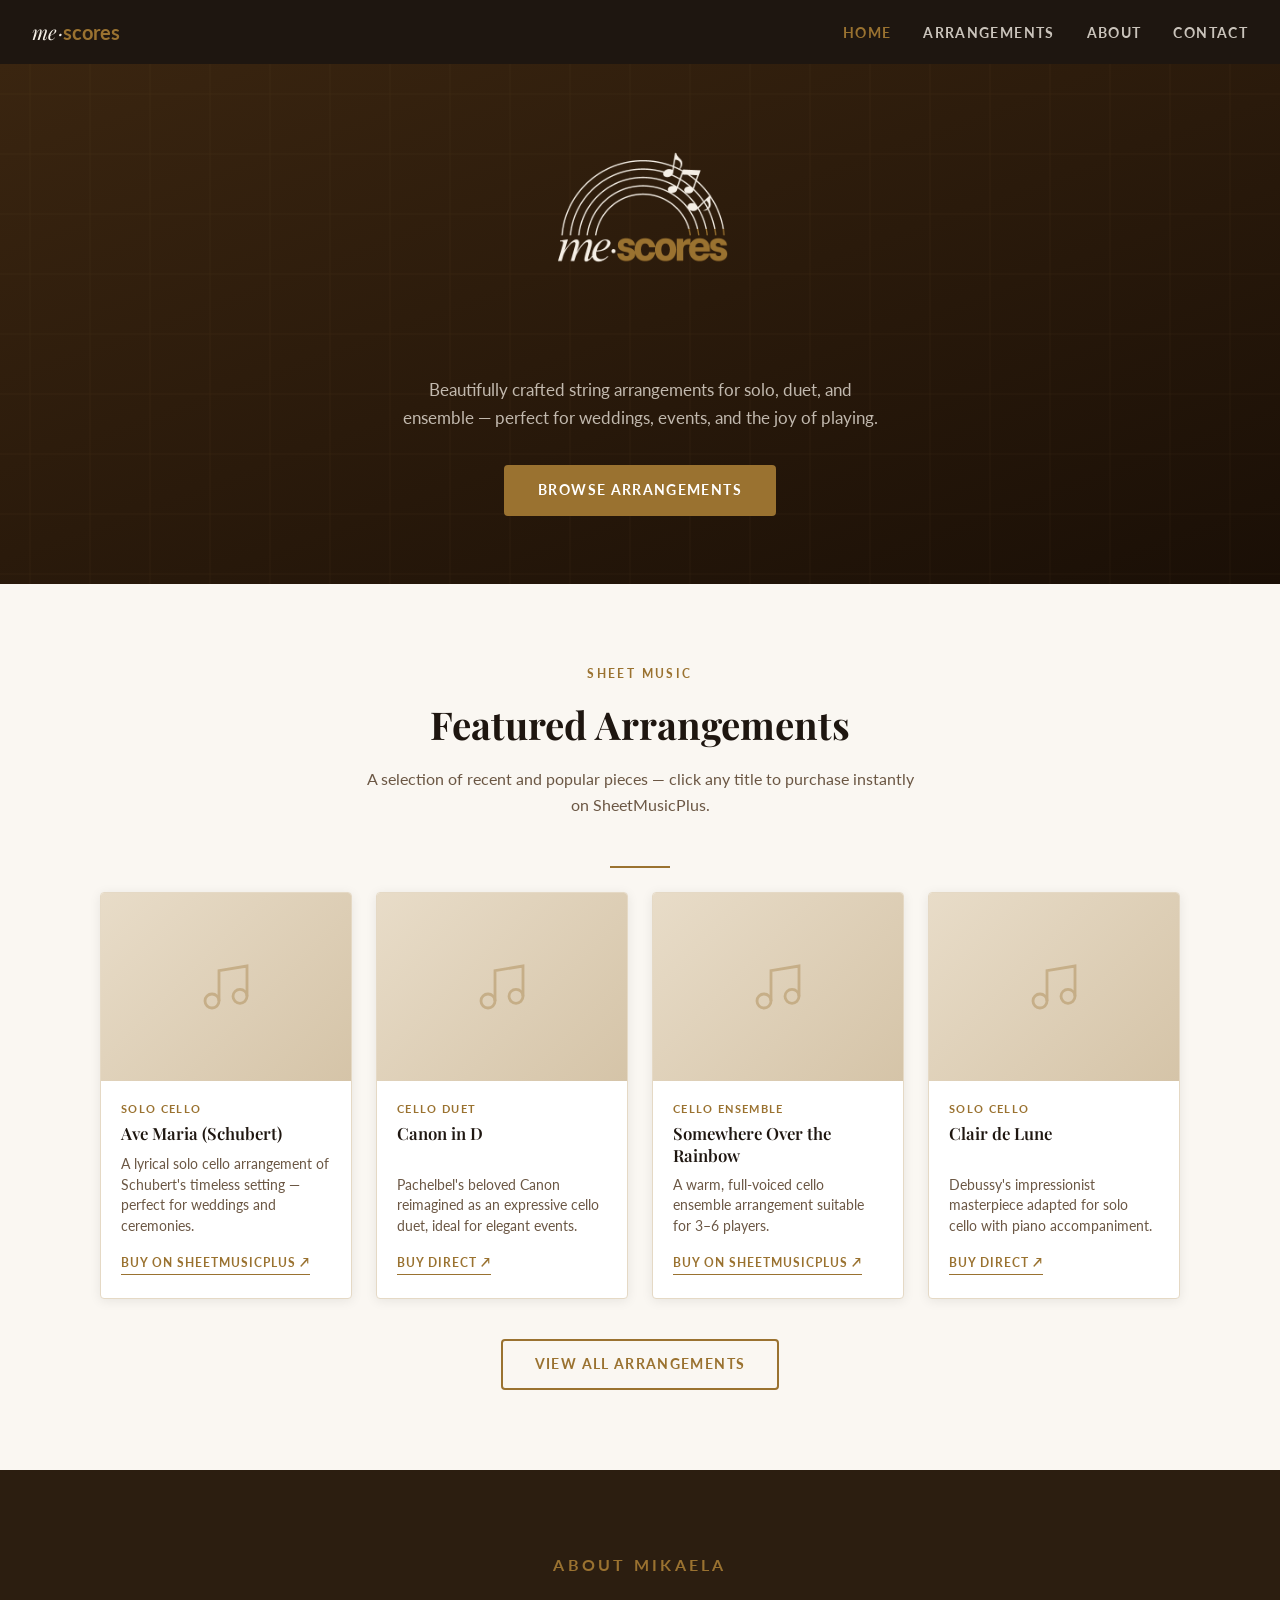
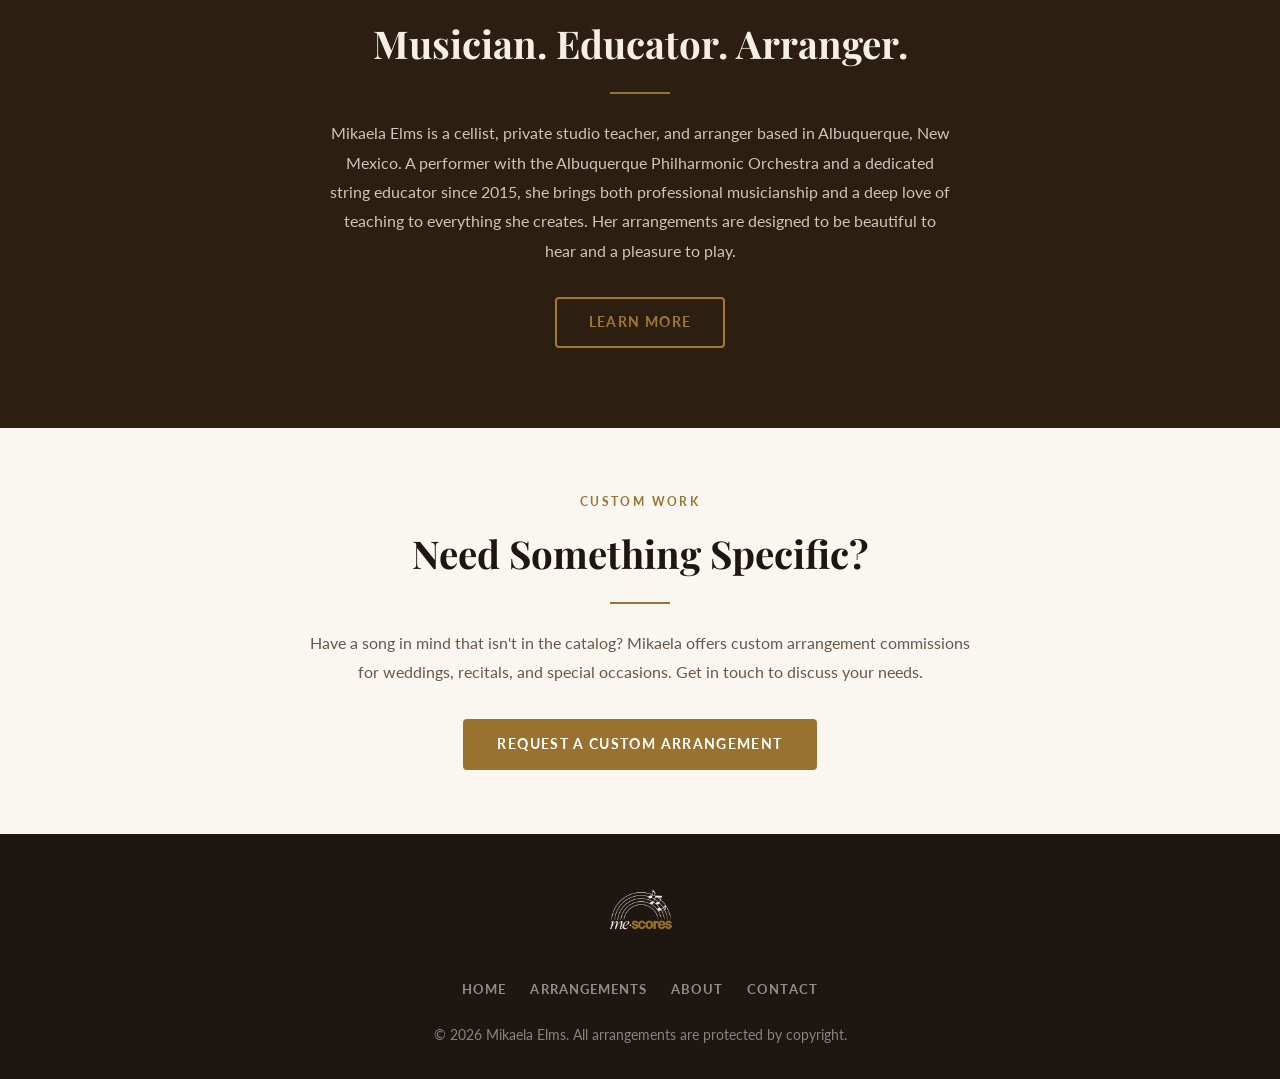
<file: index.html>
<!DOCTYPE html>
<html lang="en">
<head>
  <meta charset="UTF-8" />
  <meta name="viewport" content="width=device-width, initial-scale=1.0" />
  <title>Mikaela Elms — Cello Arrangements</title>
  <meta name="description" content="Original and licensed string arrangements by cellist and educator Mikaela Elms, based in Albuquerque, New Mexico." />
  <link rel="stylesheet" href="styles.css" />
</head>
<body>

<!-- ── Navigation ──────────────────────────────────────────── -->
<nav class="site-nav">
  <a href="index.html" class="logo"><em>me</em>·<span>scores</span></a>
  <button class="nav-toggle" aria-label="Toggle menu" onclick="this.closest('nav').querySelector('.nav-links').classList.toggle('open')">
    <span></span><span></span><span></span>
  </button>
  <ul class="nav-links">
    <li><a href="index.html" class="active">Home</a></li>
    <li><a href="arrangements.html">Arrangements</a></li>
    <li><a href="about.html">About</a></li>
    <li><a href="contact.html">Contact</a></li>
  </ul>
</nav>

<!-- ── Hero ────────────────────────────────────────────────── -->
<section class="hero">
  <div class="hero-bg"></div>
  <div class="hero-content">
    <img src="logo-transparent.png" alt="me·scores" class="hero-logo">
    <p class="hero-sub">Beautifully crafted string arrangements for solo, duet, and ensemble — perfect for weddings, events, and the joy of playing.</p>
    <a href="arrangements.html" class="btn btn-gold">Browse Arrangements</a>
  </div>
</section>

<!-- ── Featured Arrangements ───────────────────────────────── -->
<section class="section">
  <div class="section-inner">
    <p class="section-label">Sheet Music</p>
    <h2 class="section-title">Featured Arrangements</h2>
    <p class="section-sub">A selection of recent and popular pieces — click any title to purchase instantly on SheetMusicPlus.</p>
    <div class="divider"></div>

    <div class="card-grid" id="featured-grid">
      <!-- Populated by JS -->
    </div>

    <div style="text-align:center; margin-top:2.5rem;">
      <a href="arrangements.html" class="btn btn-outline">View All Arrangements</a>
    </div>
  </div>
</section>

<!-- ── About strip ─────────────────────────────────────────── -->
<section class="about-strip">
  <p class="section-label">About Mikaela</p>
  <h2 class="section-title" style="color:#F5EFE6;">Musician. Educator. Arranger.</h2>
  <div class="divider"></div>
  <p>
    Mikaela Elms is a cellist, private studio teacher, and arranger based in Albuquerque, New Mexico.
    A performer with the Albuquerque Philharmonic Orchestra and a dedicated string educator since 2015,
    she brings both professional musicianship and a deep love of teaching to everything she creates.
    Her arrangements are designed to be beautiful to hear and a pleasure to play.
  </p>
  <a href="about.html" class="btn btn-outline" style="border-color:#A07830;color:#A07830;">Learn More</a>
</section>

<!-- ── Custom Arrangements callout ─────────────────────────── -->
<section class="section" style="background:#FAF7F2; padding: 4rem 2rem;">
  <div class="section-inner" style="max-width:680px; text-align:center;">
    <p class="section-label">Custom Work</p>
    <h2 class="section-title">Need Something Specific?</h2>
    <div class="divider"></div>
    <p style="color:var(--text-mid); font-size:1.02rem; margin-bottom:2rem; line-height:1.8;">
      Have a song in mind that isn't in the catalog? Mikaela offers custom arrangement commissions
      for weddings, recitals, and special occasions. Get in touch to discuss your needs.
    </p>
    <a href="contact.html" class="btn btn-gold">Request a Custom Arrangement</a>
  </div>
</section>

<!-- ── Footer ──────────────────────────────────────────────── -->
<footer class="site-footer">
  <img src="logo-transparent.png" alt="me·scores" class="footer-logo-img">
  <div class="footer-links">
    <a href="index.html">Home</a>
    <a href="arrangements.html">Arrangements</a>
    <a href="about.html">About</a>
    <a href="contact.html">Contact</a>
  </div>
  <p class="copyright">&copy; <span id="year"></span> Mikaela Elms. All arrangements are protected by copyright.</p>
</footer>

<!-- ── Scripts ─────────────────────────────────────────────── -->
<script src="arrangements-data.js"></script>
<script>
  document.getElementById('year').textContent = new Date().getFullYear();

  /* Music note SVG placeholder */
  const noteSVG = `<svg width="56" height="56" viewBox="0 0 24 24" fill="none" stroke="#9A7230" stroke-width="1.2">
    <path d="M9 18V5l12-2v13"/>
    <circle cx="6" cy="18" r="3"/><circle cx="18" cy="16" r="3"/>
  </svg>`;

  function buildCard(item) {
    const thumb = item.image
      ? `<img class="card-thumb" src="${item.image}" alt="${item.title}" loading="lazy">`
      : `<div class="card-thumb-placeholder">${noteSVG}</div>`;
    return `
      <div class="arrangement-card">
        <a href="${item.link}" target="_blank" rel="noopener">${thumb}</a>
        <div class="card-body">
          <span class="card-tag">${TYPE_LABELS[item.type]}</span>
          <div class="card-title">${item.title}</div>
          <p class="card-desc">${item.desc}</p>
          <a class="card-link" href="${item.link}" target="_blank" rel="noopener">${STORE_LABELS[item.store] || 'Buy Now ↗'}</a>
        </div>
      </div>`;
  }

  const featured = ARRANGEMENTS.filter(a => a.featured).slice(0, 4);
  document.getElementById('featured-grid').innerHTML = featured.map(buildCard).join('');
</script>
</body>
</html>
</file>
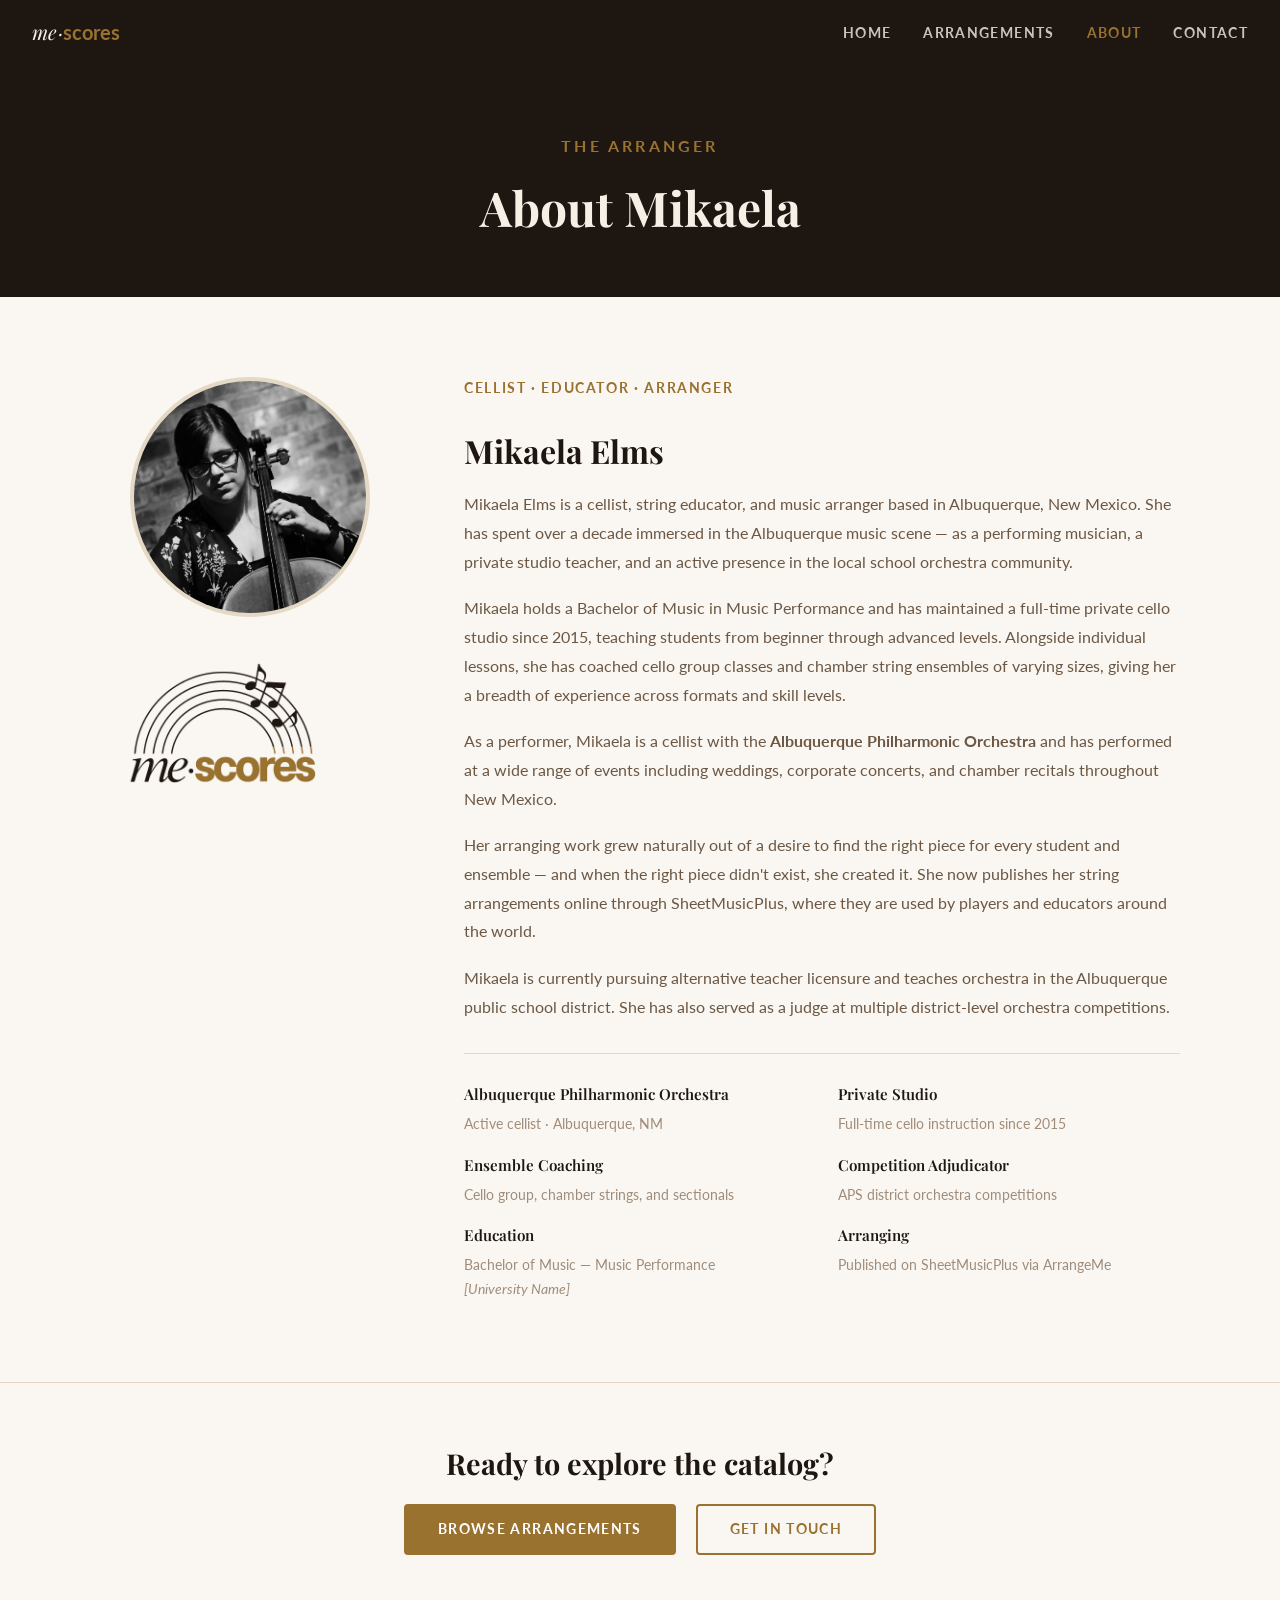
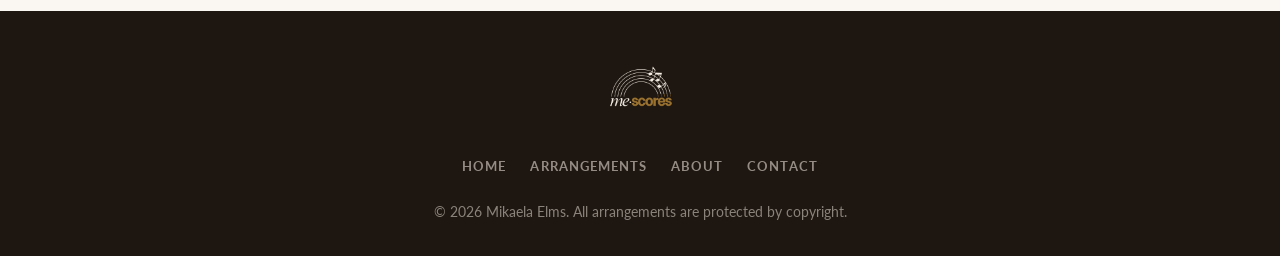
<file: about.html>
<!DOCTYPE html>
<html lang="en">
<head>
  <meta charset="UTF-8" />
  <meta name="viewport" content="width=device-width, initial-scale=1.0" />
  <title>About — Mikaela Elms</title>
  <meta name="description" content="About Mikaela Elms — cellist, educator, and arranger based in Albuquerque, New Mexico." />
  <link rel="stylesheet" href="styles.css" />
</head>
<body>

<!-- ── Navigation ──────────────────────────────────────────── -->
<nav class="site-nav">
  <a href="index.html" class="logo"><em>me</em>·<span>scores</span></a>
  <button class="nav-toggle" aria-label="Toggle menu" onclick="this.closest('nav').querySelector('.nav-links').classList.toggle('open')">
    <span></span><span></span><span></span>
  </button>
  <ul class="nav-links">
    <li><a href="index.html">Home</a></li>
    <li><a href="arrangements.html">Arrangements</a></li>
    <li><a href="about.html" class="active">About</a></li>
    <li><a href="contact.html">Contact</a></li>
  </ul>
</nav>

<!-- ── Page hero ───────────────────────────────────────────── -->
<div class="page-hero">
  <p class="section-label">The Arranger</p>
  <h1>About Mikaela</h1>
</div>

<!-- ── About content ───────────────────────────────────────── -->
<section class="section">
  <div class="section-inner">
    <div class="about-grid">

      <!-- Photo -->
      <div style="text-align:center;">
        <img class="about-photo" src="103149366_10158964871916535_1769505863050712663_n.jpg" alt="Mikaela Elms playing cello">
        <!-- Brand logo below photo -->
        <div style="margin-top:1.5rem;">
          <img src="logo-black.png" alt="me·scores — Arrangements by Mikaela Elms" style="max-width:240px; width:100%; height:auto;">
        </div>
      </div>

      <!-- Text -->
      <div class="about-text">
        <div class="about-sub">Cellist · Educator · Arranger</div>
        <h2>Mikaela Elms</h2>

        <p>
          Mikaela Elms is a cellist, string educator, and music arranger based in Albuquerque, New Mexico.
          She has spent over a decade immersed in the Albuquerque music scene — as a performing musician,
          a private studio teacher, and an active presence in the local school orchestra community.
        </p>

        <p>
          Mikaela holds a Bachelor of Music in Music Performance and has maintained a full-time private
          cello studio since 2015, teaching students from beginner through advanced levels. Alongside
          individual lessons, she has coached cello group classes and chamber string ensembles of
          varying sizes, giving her a breadth of experience across formats and skill levels.
        </p>

        <p>
          As a performer, Mikaela is a cellist with the
          <strong>Albuquerque Philharmonic Orchestra</strong> and has performed at a wide range
          of events including weddings, corporate concerts, and chamber recitals throughout New Mexico.
        </p>

        <p>
          Her arranging work grew naturally out of a desire to find the right piece for every student
          and ensemble — and when the right piece didn't exist, she created it. She now publishes her
          string arrangements online through SheetMusicPlus, where they are used by players and
          educators around the world.
        </p>

        <p>
          Mikaela is currently pursuing alternative teacher licensure and teaches orchestra in the
          Albuquerque public school district. She has also served as a judge at multiple district-level
          orchestra competitions.
        </p>

        <!-- Credentials grid -->
        <div class="about-credentials">
          <div class="credential">
            <h4>Albuquerque Philharmonic Orchestra</h4>
            <p>Active cellist · Albuquerque, NM</p>
          </div>
          <div class="credential">
            <h4>Private Studio</h4>
            <p>Full-time cello instruction since 2015</p>
          </div>
          <div class="credential">
            <h4>Ensemble Coaching</h4>
            <p>Cello group, chamber strings, and sectionals</p>
          </div>
          <div class="credential">
            <h4>Competition Adjudicator</h4>
            <p>APS district orchestra competitions</p>
          </div>
          <div class="credential">
            <h4>Education</h4>
            <p>Bachelor of Music — Music Performance<br><em>[University Name]</em></p>
          </div>
          <div class="credential">
            <h4>Arranging</h4>
            <p>Published on SheetMusicPlus via ArrangeMe</p>
          </div>
        </div>

      </div><!-- /about-text -->
    </div><!-- /about-grid -->
  </div>
</section>

<!-- ── CTA ─────────────────────────────────────────────────── -->
<section style="background:#FAF7F2; padding:3.5rem 2rem; text-align:center; border-top:1px solid var(--border);">
  <h2 style="font-family:var(--serif);font-size:1.8rem;color:var(--text);margin-bottom:1rem;">
    Ready to explore the catalog?
  </h2>
  <a href="arrangements.html" class="btn btn-gold" style="margin-right:1rem;">Browse Arrangements</a>
  <a href="contact.html" class="btn btn-outline">Get in Touch</a>
</section>

<!-- ── Footer ──────────────────────────────────────────────── -->
<footer class="site-footer">
  <img src="logo-transparent.png" alt="me·scores" class="footer-logo-img">
  <div class="footer-links">
    <a href="index.html">Home</a>
    <a href="arrangements.html">Arrangements</a>
    <a href="about.html">About</a>
    <a href="contact.html">Contact</a>
  </div>
  <p class="copyright">&copy; <span id="year"></span> Mikaela Elms. All arrangements are protected by copyright.</p>
</footer>

<script>document.getElementById('year').textContent = new Date().getFullYear();</script>
</body>
</html>
</file>
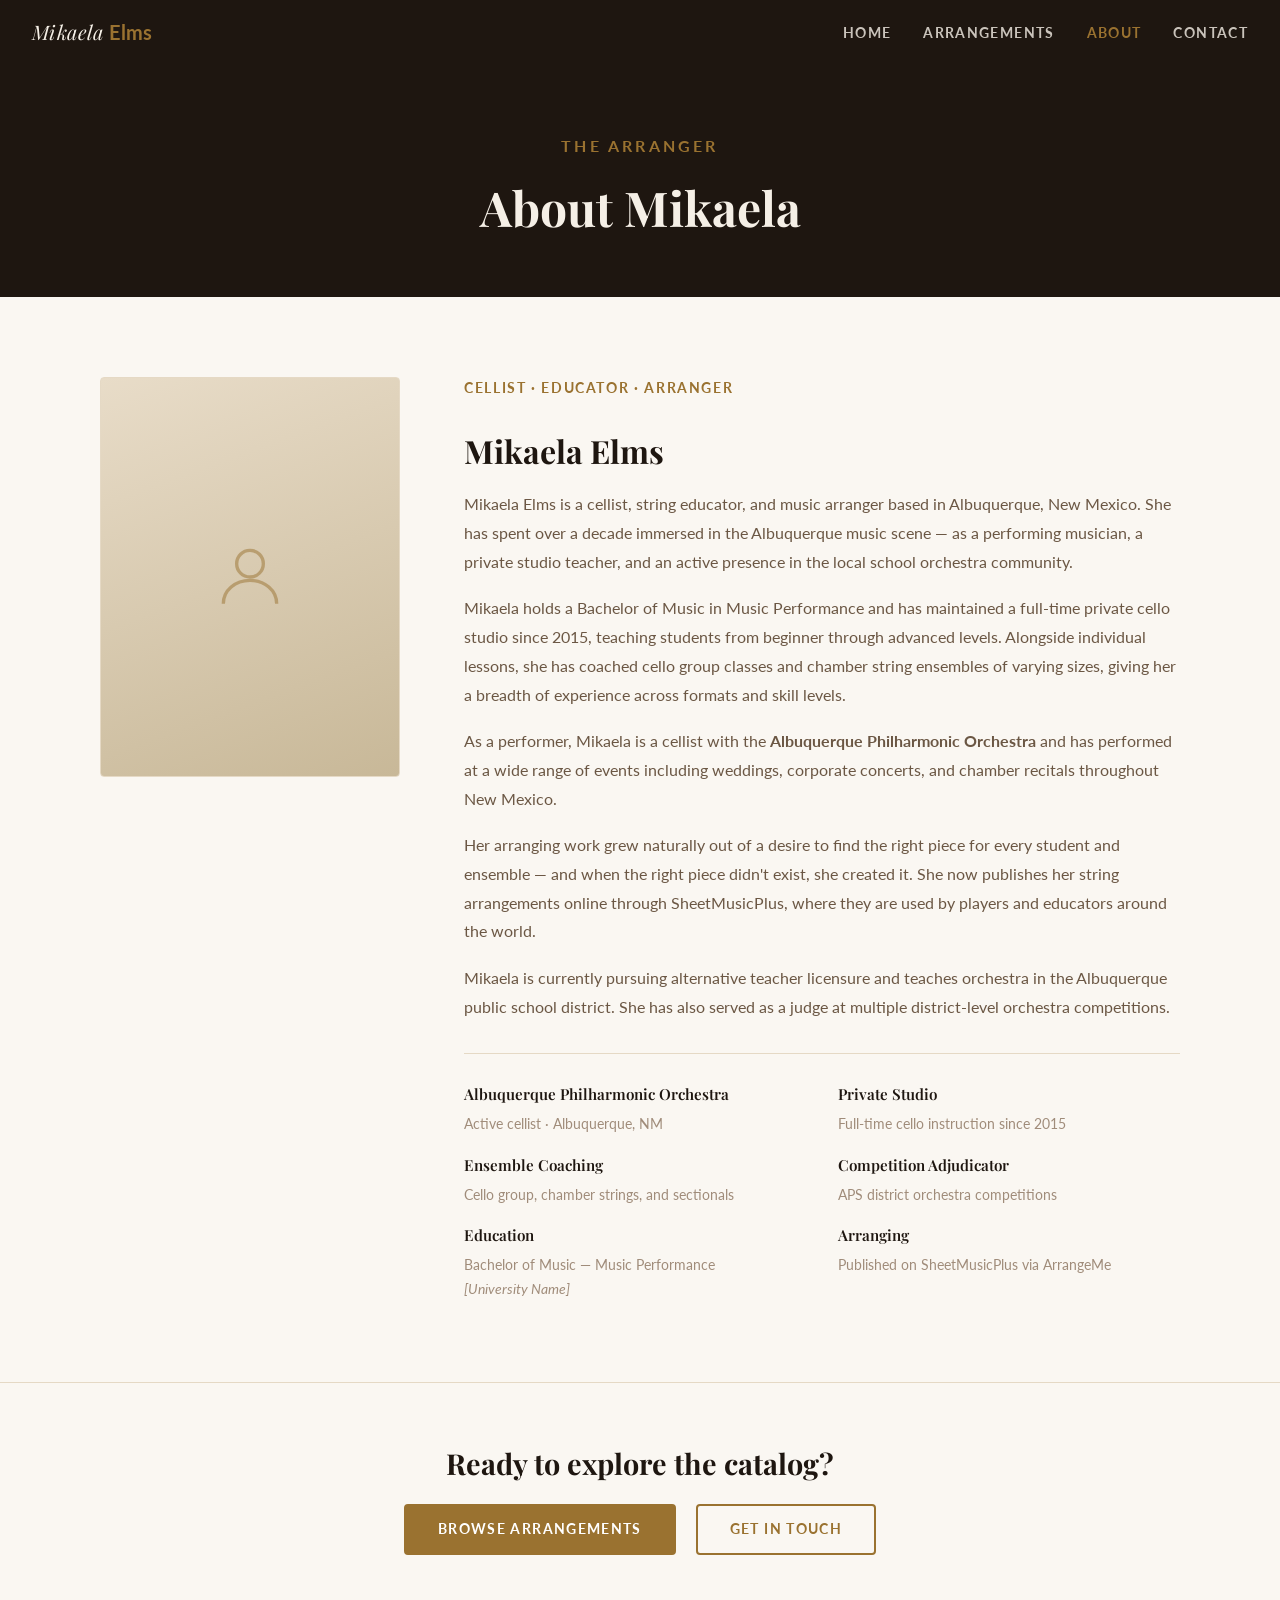
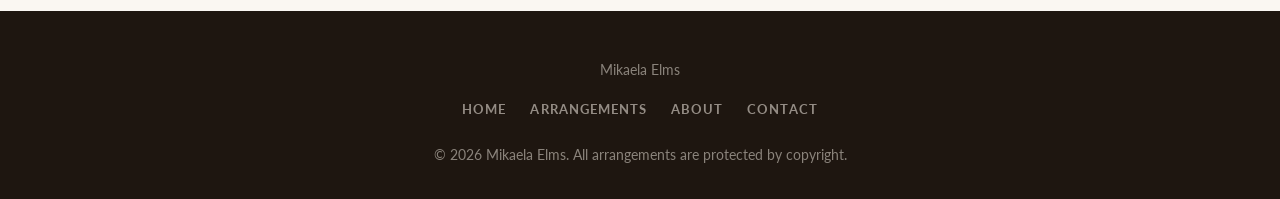
<file: ABOUT~1.HTM>
<!DOCTYPE html>
<html lang="en">
<head>
  <meta charset="UTF-8" />
  <meta name="viewport" content="width=device-width, initial-scale=1.0" />
  <title>About — Mikaela Elms</title>
  <meta name="description" content="About Mikaela Elms — cellist, educator, and arranger based in Albuquerque, New Mexico." />
  <link rel="stylesheet" href="styles.css" />
</head>
<body>

<!-- ── Navigation ──────────────────────────────────────────── -->
<nav class="site-nav">
  <a href="index.html" class="logo">Mikaela <span>Elms</span></a>
  <button class="nav-toggle" aria-label="Toggle menu" onclick="this.closest('nav').querySelector('.nav-links').classList.toggle('open')">
    <span></span><span></span><span></span>
  </button>
  <ul class="nav-links">
    <li><a href="index.html">Home</a></li>
    <li><a href="arrangements.html">Arrangements</a></li>
    <li><a href="about.html" class="active">About</a></li>
    <li><a href="contact.html">Contact</a></li>
  </ul>
</nav>

<!-- ── Page hero ───────────────────────────────────────────── -->
<div class="page-hero">
  <p class="section-label">The Arranger</p>
  <h1>About Mikaela</h1>
</div>

<!-- ── About content ───────────────────────────────────────── -->
<section class="section">
  <div class="section-inner">
    <div class="about-grid">

      <!-- Photo -->
      <div>
        <!-- Replace the placeholder below with:
             <img class="about-photo" src="images/mikaela.jpg" alt="Mikaela Elms">
             once you have a photo ready. -->
        <div class="about-photo-placeholder">
          <svg width="80" height="80" viewBox="0 0 24 24" fill="none" stroke="#9A7230" stroke-width="1" opacity="0.5">
            <circle cx="12" cy="8" r="4"/>
            <path d="M4 20c0-4 3.6-7 8-7s8 3 8 7"/>
          </svg>
        </div>
      </div>

      <!-- Text -->
      <div class="about-text">
        <div class="about-sub">Cellist · Educator · Arranger</div>
        <h2>Mikaela Elms</h2>

        <p>
          Mikaela Elms is a cellist, string educator, and music arranger based in Albuquerque, New Mexico.
          She has spent over a decade immersed in the Albuquerque music scene — as a performing musician,
          a private studio teacher, and an active presence in the local school orchestra community.
        </p>

        <p>
          Mikaela holds a Bachelor of Music in Music Performance and has maintained a full-time private
          cello studio since 2015, teaching students from beginner through advanced levels. Alongside
          individual lessons, she has coached cello group classes and chamber string ensembles of
          varying sizes, giving her a breadth of experience across formats and skill levels.
        </p>

        <p>
          As a performer, Mikaela is a cellist with the
          <strong>Albuquerque Philharmonic Orchestra</strong> and has performed at a wide range
          of events including weddings, corporate concerts, and chamber recitals throughout New Mexico.
        </p>

        <p>
          Her arranging work grew naturally out of a desire to find the right piece for every student
          and ensemble — and when the right piece didn't exist, she created it. She now publishes her
          string arrangements online through SheetMusicPlus, where they are used by players and
          educators around the world.
        </p>

        <p>
          Mikaela is currently pursuing alternative teacher licensure and teaches orchestra in the
          Albuquerque public school district. She has also served as a judge at multiple district-level
          orchestra competitions.
        </p>

        <!-- Credentials grid -->
        <div class="about-credentials">
          <div class="credential">
            <h4>Albuquerque Philharmonic Orchestra</h4>
            <p>Active cellist · Albuquerque, NM</p>
          </div>
          <div class="credential">
            <h4>Private Studio</h4>
            <p>Full-time cello instruction since 2015</p>
          </div>
          <div class="credential">
            <h4>Ensemble Coaching</h4>
            <p>Cello group, chamber strings, and sectionals</p>
          </div>
          <div class="credential">
            <h4>Competition Adjudicator</h4>
            <p>APS district orchestra competitions</p>
          </div>
          <div class="credential">
            <h4>Education</h4>
            <p>Bachelor of Music — Music Performance<br><em>[University Name]</em></p>
          </div>
          <div class="credential">
            <h4>Arranging</h4>
            <p>Published on SheetMusicPlus via ArrangeMe</p>
          </div>
        </div>

      </div><!-- /about-text -->
    </div><!-- /about-grid -->
  </div>
</section>

<!-- ── CTA ─────────────────────────────────────────────────── -->
<section style="background:#FAF7F2; padding:3.5rem 2rem; text-align:center; border-top:1px solid var(--border);">
  <h2 style="font-family:var(--serif);font-size:1.8rem;color:var(--text);margin-bottom:1rem;">
    Ready to explore the catalog?
  </h2>
  <a href="arrangements.html" class="btn btn-gold" style="margin-right:1rem;">Browse Arrangements</a>
  <a href="contact.html" class="btn btn-outline">Get in Touch</a>
</section>

<!-- ── Footer ──────────────────────────────────────────────── -->
<footer class="site-footer">
  <div class="footer-logo">Mikaela <span>Elms</span></div>
  <div class="footer-links">
    <a href="index.html">Home</a>
    <a href="arrangements.html">Arrangements</a>
    <a href="about.html">About</a>
    <a href="contact.html">Contact</a>
  </div>
  <p class="copyright">&copy; <span id="year"></span> Mikaela Elms. All arrangements are protected by copyright.</p>
</footer>

<script>document.getElementById('year').textContent = new Date().getFullYear();</script>
</body>
</html>
</file>
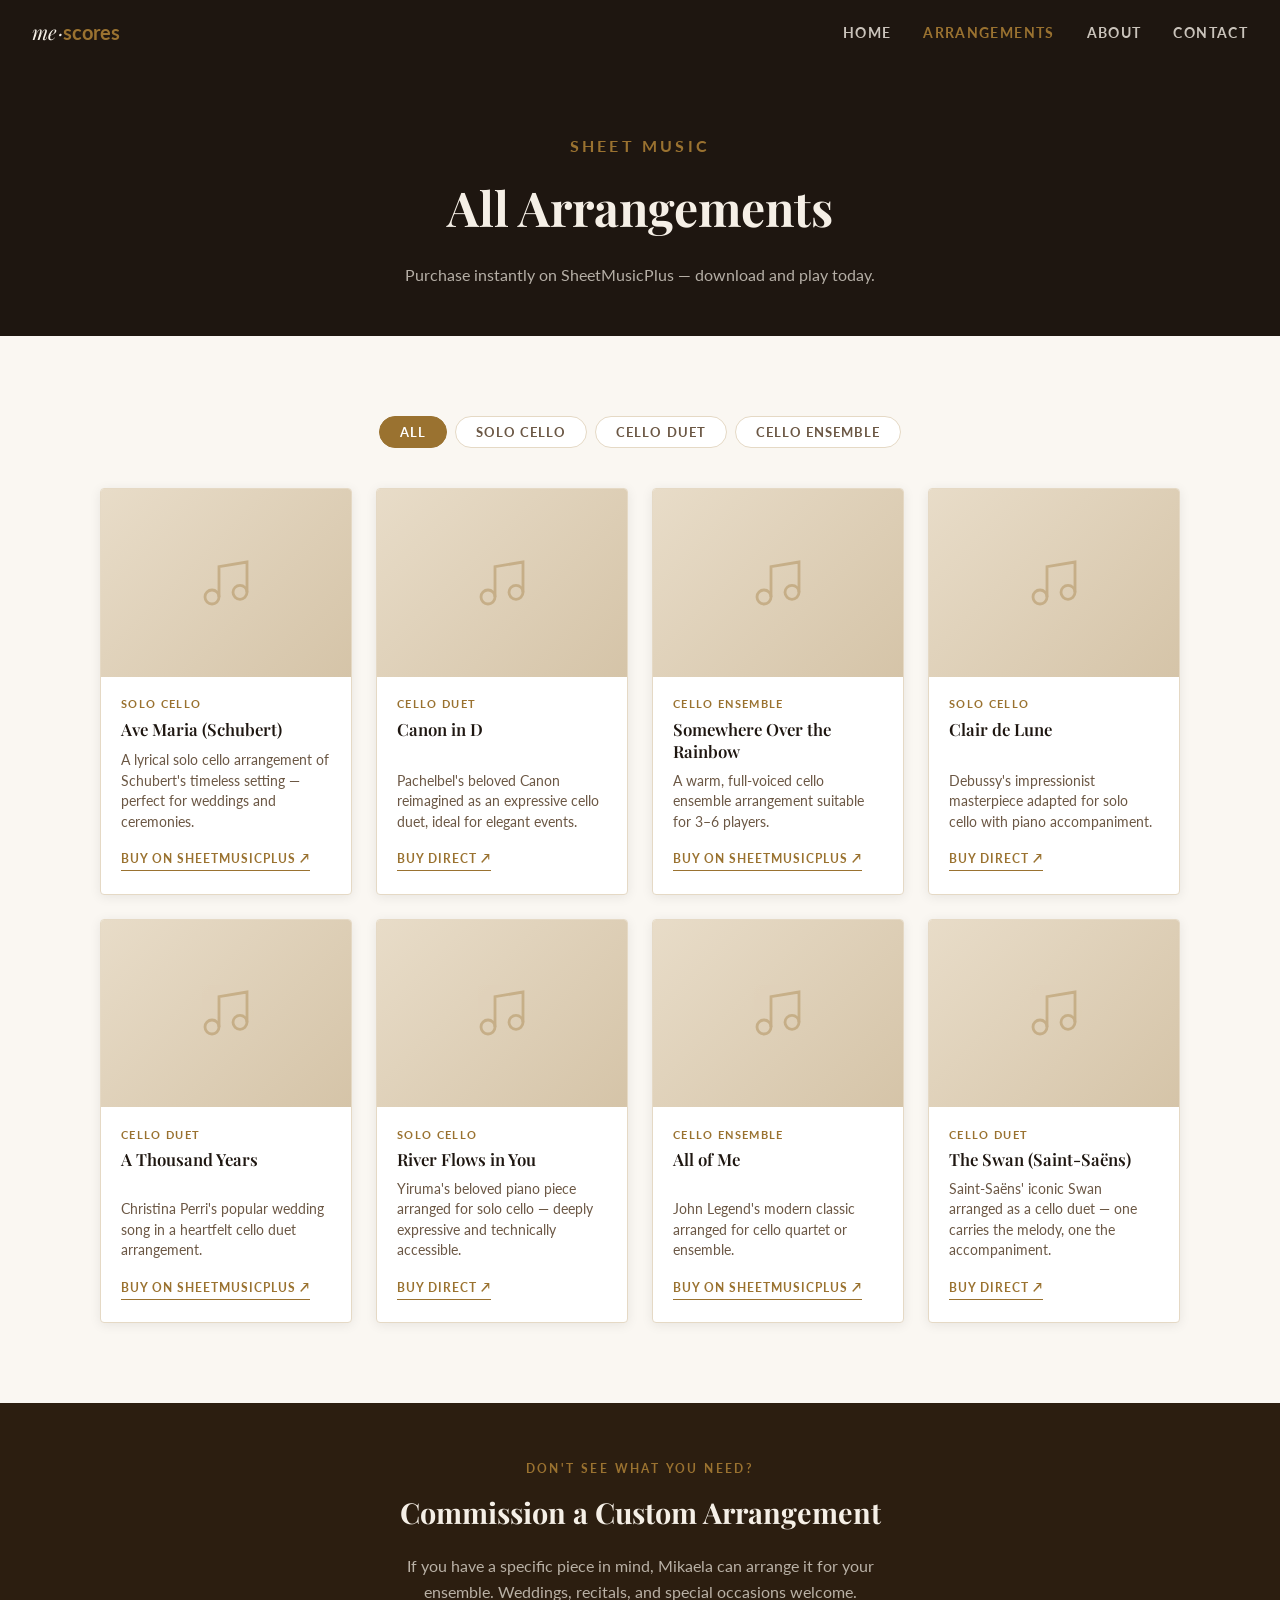
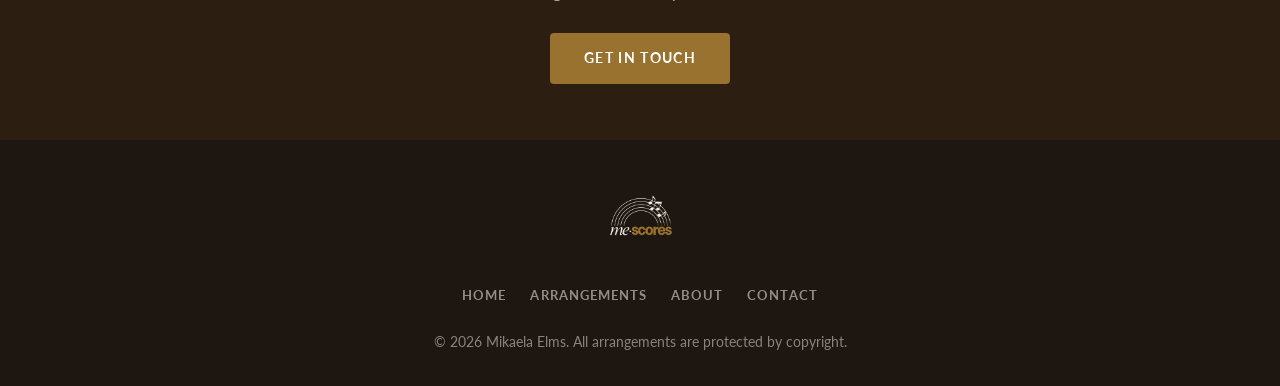
<file: arrangements.html>
<!DOCTYPE html>
<html lang="en">
<head>
  <meta charset="UTF-8" />
  <meta name="viewport" content="width=device-width, initial-scale=1.0" />
  <title>Arrangements — Mikaela Elms</title>
  <meta name="description" content="Browse all cello arrangements by Mikaela Elms — solo, duet, and ensemble. Purchase instantly on SheetMusicPlus." />
  <link rel="stylesheet" href="styles.css" />
</head>
<body>

<!-- ── Navigation ──────────────────────────────────────────── -->
<nav class="site-nav">
  <a href="index.html" class="logo"><em>me</em>·<span>scores</span></a>
  <button class="nav-toggle" aria-label="Toggle menu" onclick="this.closest('nav').querySelector('.nav-links').classList.toggle('open')">
    <span></span><span></span><span></span>
  </button>
  <ul class="nav-links">
    <li><a href="index.html">Home</a></li>
    <li><a href="arrangements.html" class="active">Arrangements</a></li>
    <li><a href="about.html">About</a></li>
    <li><a href="contact.html">Contact</a></li>
  </ul>
</nav>

<!-- ── Page hero ───────────────────────────────────────────── -->
<div class="page-hero">
  <p class="section-label">Sheet Music</p>
  <h1>All Arrangements</h1>
  <p>Purchase instantly on SheetMusicPlus — download and play today.</p>
</div>

<!-- ── Catalog ─────────────────────────────────────────────── -->
<section class="section">
  <div class="section-inner">

    <!-- Filter bar -->
    <div class="filter-bar" id="filter-bar">
      <button class="filter-btn active" data-filter="all">All</button>
      <button class="filter-btn" data-filter="solo">Solo Cello</button>
      <button class="filter-btn" data-filter="duet">Cello Duet</button>
      <button class="filter-btn" data-filter="group">Cello Ensemble</button>
    </div>

    <!-- Card grid -->
    <div class="card-grid" id="catalog-grid">
      <!-- Populated by JS -->
    </div>

    <p id="empty-msg" style="text-align:center;color:var(--text-light);display:none;margin-top:2rem;">
      No arrangements found for that filter.
    </p>

  </div>
</section>

<!-- ── CTA ─────────────────────────────────────────────────── -->
<section style="background:#2C1E10; padding:3.5rem 2rem; text-align:center;">
  <p class="section-label">Don't see what you need?</p>
  <h2 style="font-family:var(--serif);font-size:1.8rem;color:#F5EFE6;margin-bottom:1rem;">Commission a Custom Arrangement</h2>
  <p style="color:rgba(245,239,230,0.7);max-width:520px;margin:0 auto 1.75rem;font-size:0.97rem;">
    If you have a specific piece in mind, Mikaela can arrange it for your ensemble.
    Weddings, recitals, and special occasions welcome.
  </p>
  <a href="contact.html" class="btn btn-gold">Get in Touch</a>
</section>

<!-- ── Footer ──────────────────────────────────────────────── -->
<footer class="site-footer">
  <img src="logo-transparent.png" alt="me·scores" class="footer-logo-img">
  <div class="footer-links">
    <a href="index.html">Home</a>
    <a href="arrangements.html">Arrangements</a>
    <a href="about.html">About</a>
    <a href="contact.html">Contact</a>
  </div>
  <p class="copyright">&copy; <span id="year"></span> Mikaela Elms. All arrangements are protected by copyright.</p>
</footer>

<!-- ── Scripts ─────────────────────────────────────────────── -->
<script src="arrangements-data.js"></script>
<script>
  document.getElementById('year').textContent = new Date().getFullYear();

  const noteSVG = `<svg width="56" height="56" viewBox="0 0 24 24" fill="none" stroke="#9A7230" stroke-width="1.2">
    <path d="M9 18V5l12-2v13"/>
    <circle cx="6" cy="18" r="3"/><circle cx="18" cy="16" r="3"/>
  </svg>`;

  function buildCard(item) {
    const thumb = item.image
      ? `<img class="card-thumb" src="${item.image}" alt="${item.title}" loading="lazy">`
      : `<div class="card-thumb-placeholder">${noteSVG}</div>`;
    return `
      <div class="arrangement-card" data-type="${item.type}">
        <a href="${item.link}" target="_blank" rel="noopener">${thumb}</a>
        <div class="card-body">
          <span class="card-tag">${TYPE_LABELS[item.type]}</span>
          <div class="card-title">${item.title}</div>
          <p class="card-desc">${item.desc}</p>
          <a class="card-link" href="${item.link}" target="_blank" rel="noopener">${STORE_LABELS[item.store] || 'Buy Now ↗'}</a>
        </div>
      </div>`;
  }

  const grid = document.getElementById('catalog-grid');
  grid.innerHTML = ARRANGEMENTS.map(buildCard).join('');

  /* Filter */
  document.getElementById('filter-bar').addEventListener('click', e => {
    const btn = e.target.closest('.filter-btn');
    if (!btn) return;
    document.querySelectorAll('.filter-btn').forEach(b => b.classList.remove('active'));
    btn.classList.add('active');
    const f = btn.dataset.filter;
    let count = 0;
    document.querySelectorAll('.arrangement-card').forEach(card => {
      const show = f === 'all' || card.dataset.type === f;
      card.style.display = show ? '' : 'none';
      if (show) count++;
    });
    document.getElementById('empty-msg').style.display = count === 0 ? '' : 'none';
  });
</script>
</body>
</html>
</file>
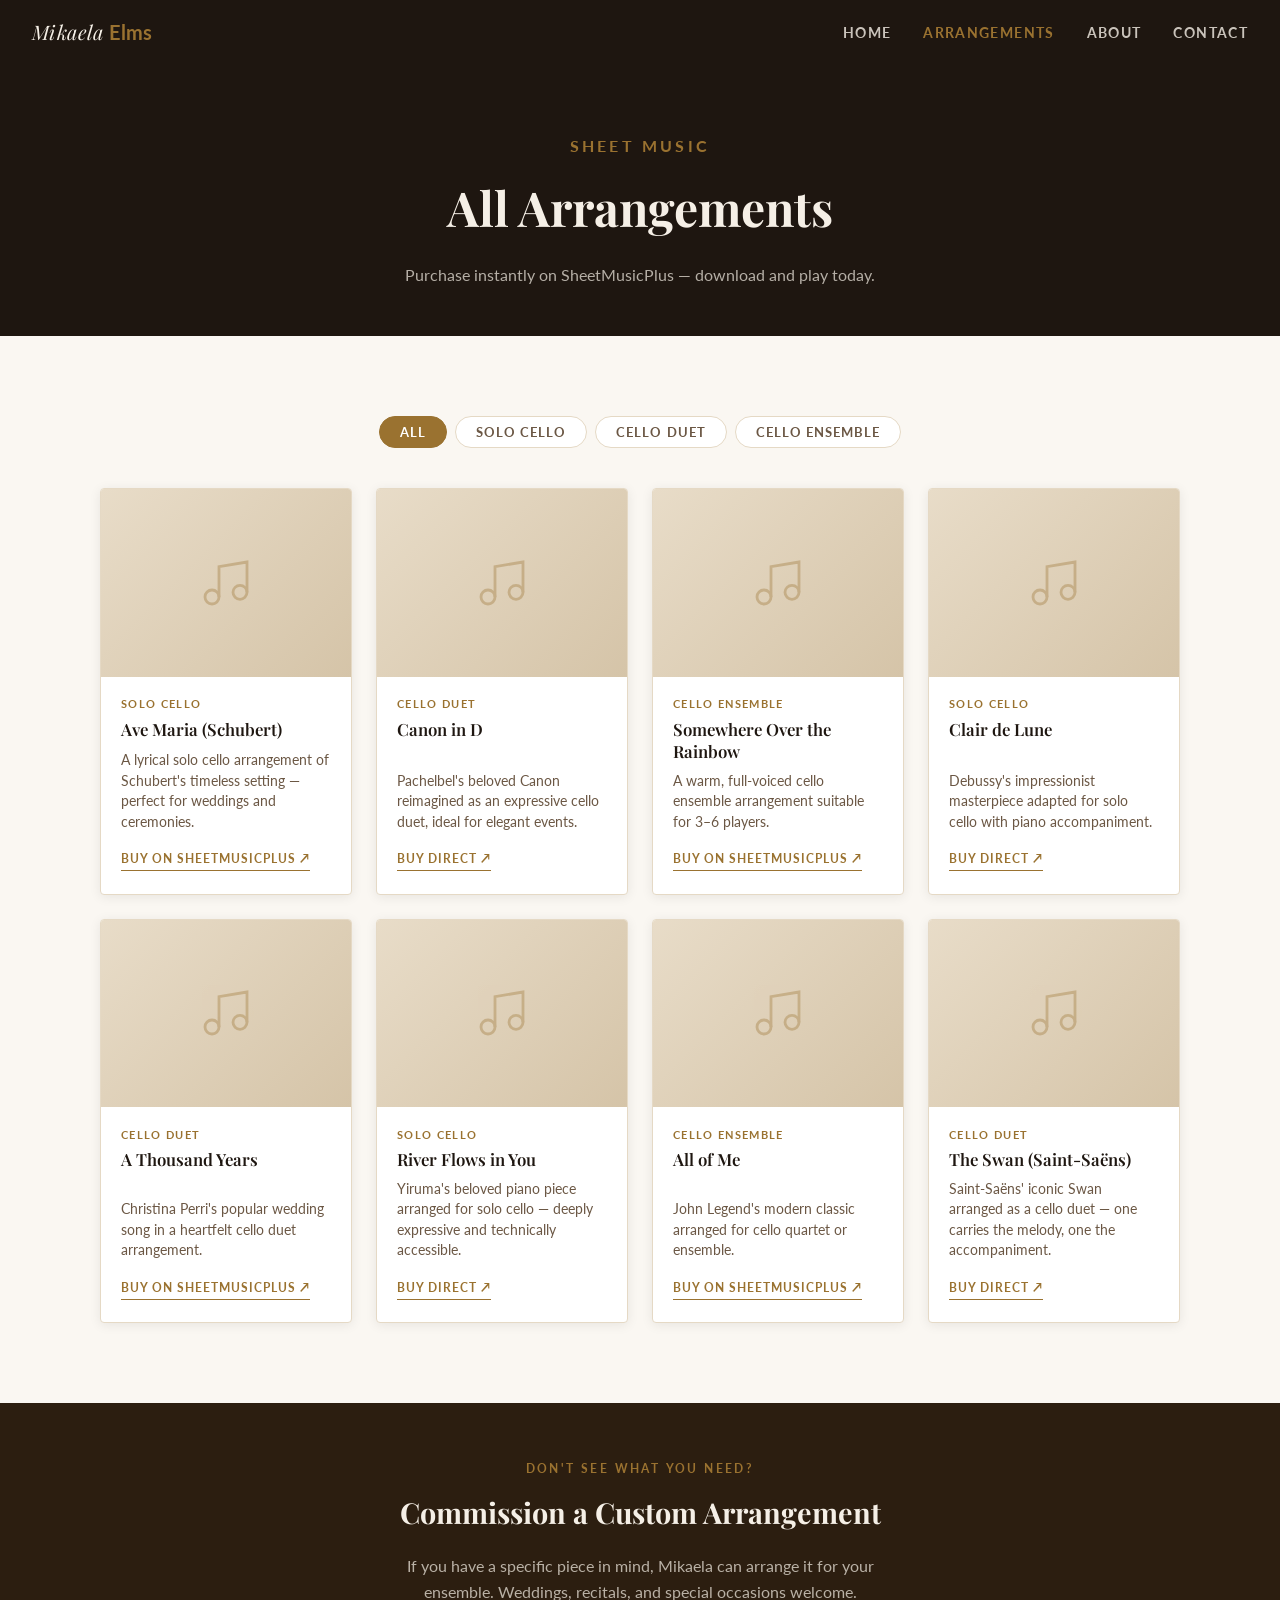
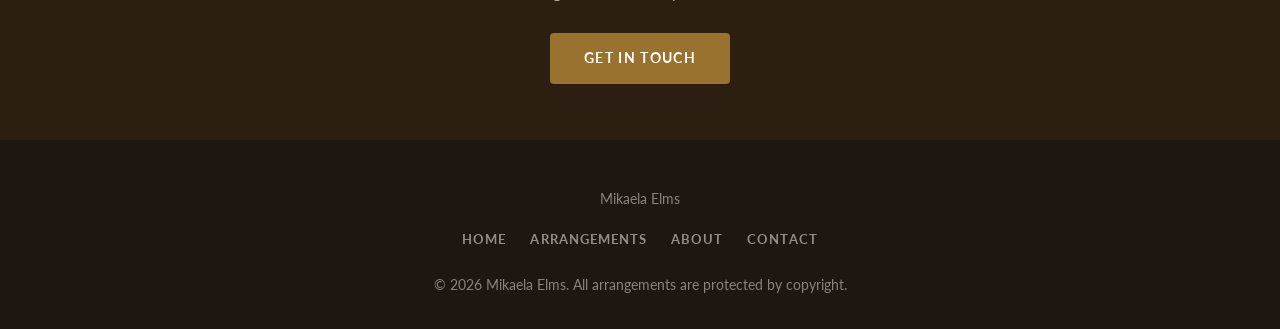
<file: ARRANG~1.HTM>
<!DOCTYPE html>
<html lang="en">
<head>
  <meta charset="UTF-8" />
  <meta name="viewport" content="width=device-width, initial-scale=1.0" />
  <title>Arrangements — Mikaela Elms</title>
  <meta name="description" content="Browse all cello arrangements by Mikaela Elms — solo, duet, and ensemble. Purchase instantly on SheetMusicPlus." />
  <link rel="stylesheet" href="styles.css" />
</head>
<body>

<!-- ── Navigation ──────────────────────────────────────────── -->
<nav class="site-nav">
  <a href="index.html" class="logo">Mikaela <span>Elms</span></a>
  <button class="nav-toggle" aria-label="Toggle menu" onclick="this.closest('nav').querySelector('.nav-links').classList.toggle('open')">
    <span></span><span></span><span></span>
  </button>
  <ul class="nav-links">
    <li><a href="index.html">Home</a></li>
    <li><a href="arrangements.html" class="active">Arrangements</a></li>
    <li><a href="about.html">About</a></li>
    <li><a href="contact.html">Contact</a></li>
  </ul>
</nav>

<!-- ── Page hero ───────────────────────────────────────────── -->
<div class="page-hero">
  <p class="section-label">Sheet Music</p>
  <h1>All Arrangements</h1>
  <p>Purchase instantly on SheetMusicPlus — download and play today.</p>
</div>

<!-- ── Catalog ─────────────────────────────────────────────── -->
<section class="section">
  <div class="section-inner">

    <!-- Filter bar -->
    <div class="filter-bar" id="filter-bar">
      <button class="filter-btn active" data-filter="all">All</button>
      <button class="filter-btn" data-filter="solo">Solo Cello</button>
      <button class="filter-btn" data-filter="duet">Cello Duet</button>
      <button class="filter-btn" data-filter="group">Cello Ensemble</button>
    </div>

    <!-- Card grid -->
    <div class="card-grid" id="catalog-grid">
      <!-- Populated by JS -->
    </div>

    <p id="empty-msg" style="text-align:center;color:var(--text-light);display:none;margin-top:2rem;">
      No arrangements found for that filter.
    </p>

  </div>
</section>

<!-- ── CTA ─────────────────────────────────────────────────── -->
<section style="background:#2C1E10; padding:3.5rem 2rem; text-align:center;">
  <p class="section-label">Don't see what you need?</p>
  <h2 style="font-family:var(--serif);font-size:1.8rem;color:#F5EFE6;margin-bottom:1rem;">Commission a Custom Arrangement</h2>
  <p style="color:rgba(245,239,230,0.7);max-width:520px;margin:0 auto 1.75rem;font-size:0.97rem;">
    If you have a specific piece in mind, Mikaela can arrange it for your ensemble.
    Weddings, recitals, and special occasions welcome.
  </p>
  <a href="contact.html" class="btn btn-gold">Get in Touch</a>
</section>

<!-- ── Footer ──────────────────────────────────────────────── -->
<footer class="site-footer">
  <div class="footer-logo">Mikaela <span>Elms</span></div>
  <div class="footer-links">
    <a href="index.html">Home</a>
    <a href="arrangements.html">Arrangements</a>
    <a href="about.html">About</a>
    <a href="contact.html">Contact</a>
  </div>
  <p class="copyright">&copy; <span id="year"></span> Mikaela Elms. All arrangements are protected by copyright.</p>
</footer>

<!-- ── Scripts ─────────────────────────────────────────────── -->
<script src="arrangements-data.js"></script>
<script>
  document.getElementById('year').textContent = new Date().getFullYear();

  const noteSVG = `<svg width="56" height="56" viewBox="0 0 24 24" fill="none" stroke="#9A7230" stroke-width="1.2">
    <path d="M9 18V5l12-2v13"/>
    <circle cx="6" cy="18" r="3"/><circle cx="18" cy="16" r="3"/>
  </svg>`;

  function buildCard(item) {
    const thumb = item.image
      ? `<img class="card-thumb" src="${item.image}" alt="${item.title}" loading="lazy">`
      : `<div class="card-thumb-placeholder">${noteSVG}</div>`;
    return `
      <div class="arrangement-card" data-type="${item.type}">
        <a href="${item.link}" target="_blank" rel="noopener">${thumb}</a>
        <div class="card-body">
          <span class="card-tag">${TYPE_LABELS[item.type]}</span>
          <div class="card-title">${item.title}</div>
          <p class="card-desc">${item.desc}</p>
          <a class="card-link" href="${item.link}" target="_blank" rel="noopener">${STORE_LABELS[item.store] || 'Buy Now ↗'}</a>
        </div>
      </div>`;
  }

  const grid = document.getElementById('catalog-grid');
  grid.innerHTML = ARRANGEMENTS.map(buildCard).join('');

  /* Filter */
  document.getElementById('filter-bar').addEventListener('click', e => {
    const btn = e.target.closest('.filter-btn');
    if (!btn) return;
    document.querySelectorAll('.filter-btn').forEach(b => b.classList.remove('active'));
    btn.classList.add('active');
    const f = btn.dataset.filter;
    let count = 0;
    document.querySelectorAll('.arrangement-card').forEach(card => {
      const show = f === 'all' || card.dataset.type === f;
      card.style.display = show ? '' : 'none';
      if (show) count++;
    });
    document.getElementById('empty-msg').style.display = count === 0 ? '' : 'none';
  });
</script>
</body>
</html>
</file>
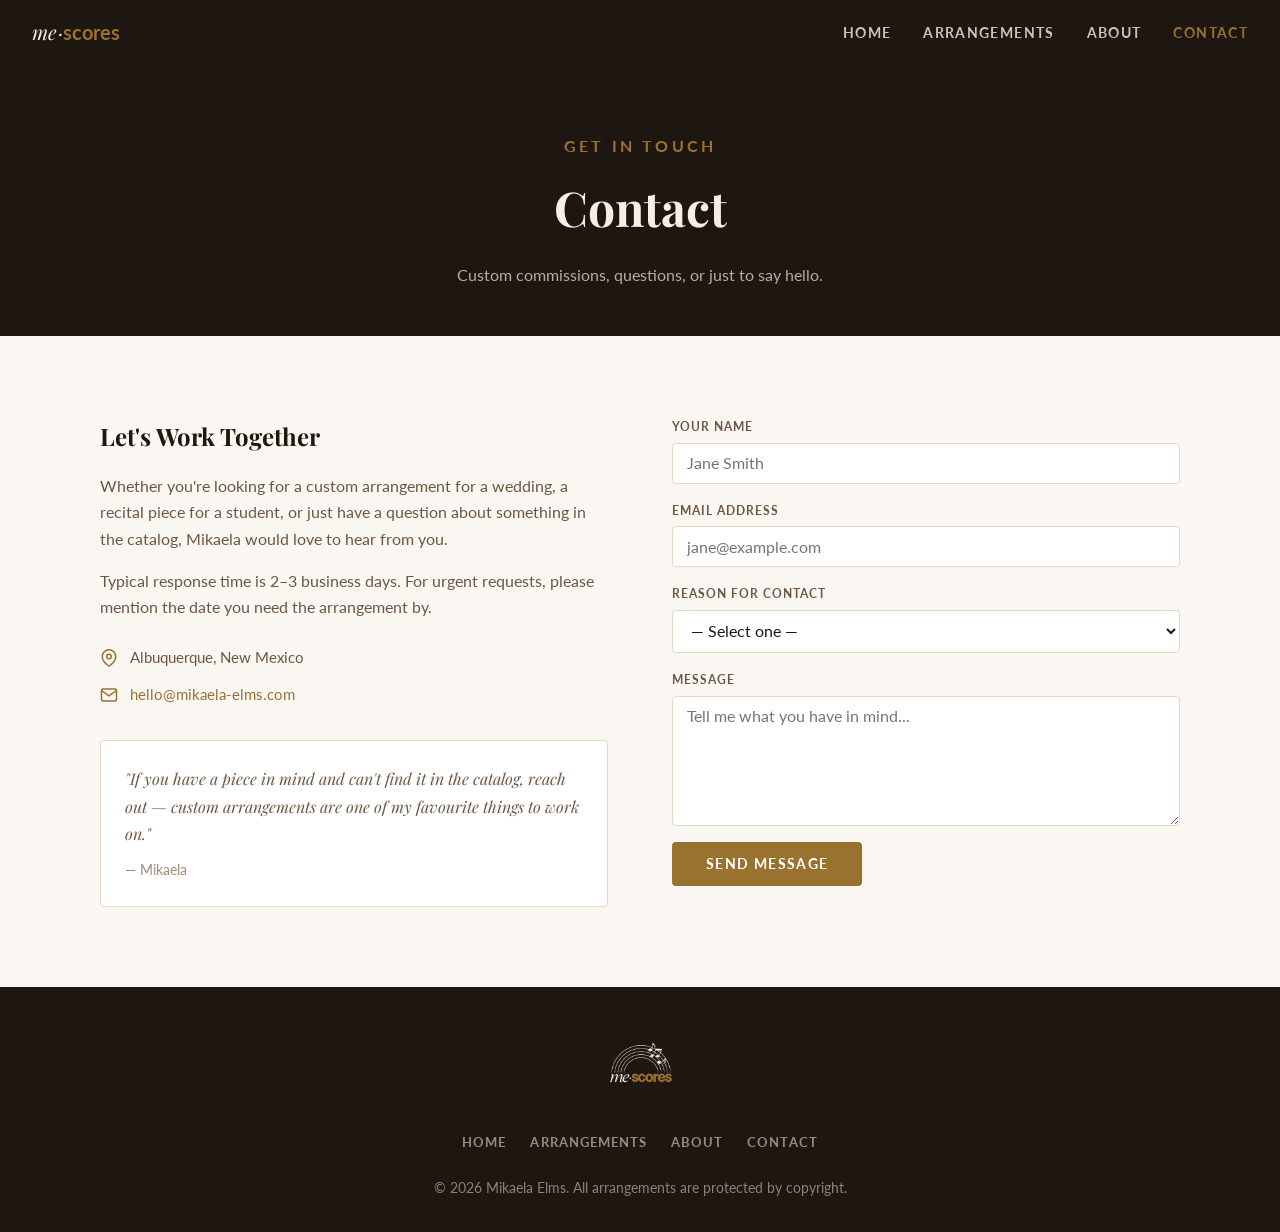
<file: contact.html>
<!DOCTYPE html>
<html lang="en">
<head>
  <meta charset="UTF-8" />
  <meta name="viewport" content="width=device-width, initial-scale=1.0" />
  <title>Contact — Mikaela Elms</title>
  <meta name="description" content="Contact Mikaela Elms for custom arrangement commissions, questions, or general inquiries." />
  <link rel="stylesheet" href="styles.css" />
</head>
<body>

<!-- ── Navigation ──────────────────────────────────────────── -->
<nav class="site-nav">
  <a href="index.html" class="logo"><em>me</em>·<span>scores</span></a>
  <button class="nav-toggle" aria-label="Toggle menu" onclick="this.closest('nav').querySelector('.nav-links').classList.toggle('open')">
    <span></span><span></span><span></span>
  </button>
  <ul class="nav-links">
    <li><a href="index.html">Home</a></li>
    <li><a href="arrangements.html">Arrangements</a></li>
    <li><a href="about.html">About</a></li>
    <li><a href="contact.html" class="active">Contact</a></li>
  </ul>
</nav>

<!-- ── Page hero ───────────────────────────────────────────── -->
<div class="page-hero">
  <p class="section-label">Get in Touch</p>
  <h1>Contact</h1>
  <p>Custom commissions, questions, or just to say hello.</p>
</div>

<!-- ── Contact section ─────────────────────────────────────── -->
<section class="section">
  <div class="section-inner">
    <div class="contact-grid">

      <!-- Info side -->
      <div class="contact-info">
        <h3>Let's Work Together</h3>
        <p>
          Whether you're looking for a custom arrangement for a wedding, a recital piece
          for a student, or just have a question about something in the catalog,
          Mikaela would love to hear from you.
        </p>
        <p>
          Typical response time is 2–3 business days.
          For urgent requests, please mention the date you need the arrangement by.
        </p>

        <div style="margin-top:1.5rem;">
          <div class="contact-item">
            <svg width="18" height="18" viewBox="0 0 24 24" fill="none" stroke="currentColor" stroke-width="2">
              <path d="M21 10c0 7-9 13-9 13s-9-6-9-13a9 9 0 0118 0z"/>
              <circle cx="12" cy="10" r="3"/>
            </svg>
            Albuquerque, New Mexico
          </div>
          <div class="contact-item">
            <svg width="18" height="18" viewBox="0 0 24 24" fill="none" stroke="currentColor" stroke-width="2">
              <path d="M4 4h16c1.1 0 2 .9 2 2v12c0 1.1-.9 2-2 2H4c-1.1 0-2-.9-2-2V6c0-1.1.9-2 2-2z"/>
              <polyline points="22,6 12,13 2,6"/>
            </svg>
            <!-- Replace with real email -->
            <a href="mailto:hello@mikaela-elms.com">hello@mikaela-elms.com</a>
          </div>
        </div>

        <div style="margin-top:2rem; padding:1.5rem; background:var(--bg-card); border:1px solid var(--border); border-radius:var(--radius);">
          <p style="font-family:var(--serif); font-style:italic; color:var(--text-mid); font-size:1rem; line-height:1.7; margin:0;">
            "If you have a piece in mind and can't find it in the catalog, reach out — custom arrangements
            are one of my favourite things to work on."
          </p>
          <p style="font-size:0.85rem; color:var(--text-light); margin-top:0.75rem; margin-bottom:0;">— Mikaela</p>
        </div>
      </div>

      <!-- Form side -->
      <!--
        HOW THE FORM WORKS:
        This form uses Formspree (free tier: 50 submissions/month).
        Replace YOUR_FORM_ID in the action URL below with your Formspree form ID.

        To set up:
        1. Go to https://formspree.io and create a free account
        2. Create a new form and get your form ID (looks like: xpzgkrqv)
        3. Replace "YOUR_FORM_ID" in the action attribute below

        Alternatively, replace the whole <form> with a mailto link if you prefer.
      -->
      <form
        class="contact-form"
        action="https://formspree.io/f/YOUR_FORM_ID"
        method="POST"
        id="contact-form"
      >
        <div class="form-group">
          <label for="name">Your Name</label>
          <input type="text" id="name" name="name" placeholder="Jane Smith" required />
        </div>

        <div class="form-group">
          <label for="email">Email Address</label>
          <input type="email" id="email" name="email" placeholder="jane@example.com" required />
        </div>

        <div class="form-group">
          <label for="subject">Reason for Contact</label>
          <select id="subject" name="subject">
            <option value="">— Select one —</option>
            <option value="Custom arrangement commission">Custom arrangement commission</option>
            <option value="Question about existing arrangement">Question about an existing arrangement</option>
            <option value="Teaching / lesson inquiry">Teaching or lesson inquiry</option>
            <option value="Other">Other</option>
          </select>
        </div>

        <div class="form-group">
          <label for="message">Message</label>
          <textarea id="message" name="message" placeholder="Tell me what you have in mind..." required></textarea>
        </div>

        <button type="submit" class="btn btn-gold" style="align-self:flex-start;">Send Message</button>

        <p id="form-success" style="display:none; color:#4A7C4E; font-size:0.9rem; margin-top:0.5rem;">
          ✓ Thanks! Your message has been sent. I'll be in touch soon.
        </p>
      </form>

    </div>
  </div>
</section>

<!-- ── Footer ──────────────────────────────────────────────── -->
<footer class="site-footer">
  <img src="logo-transparent.png" alt="me·scores" class="footer-logo-img">
  <div class="footer-links">
    <a href="index.html">Home</a>
    <a href="arrangements.html">Arrangements</a>
    <a href="about.html">About</a>
    <a href="contact.html">Contact</a>
  </div>
  <p class="copyright">&copy; <span id="year"></span> Mikaela Elms. All arrangements are protected by copyright.</p>
</footer>

<script>
  document.getElementById('year').textContent = new Date().getFullYear();

  /* Formspree AJAX submission */
  const form = document.getElementById('contact-form');
  form.addEventListener('submit', async e => {
    e.preventDefault();
    const btn = form.querySelector('button[type=submit]');
    btn.textContent = 'Sending…';
    btn.disabled = true;
    try {
      const res = await fetch(form.action, {
        method: 'POST',
        body: new FormData(form),
        headers: { Accept: 'application/json' }
      });
      if (res.ok) {
        form.reset();
        document.getElementById('form-success').style.display = 'block';
        btn.style.display = 'none';
      } else {
        btn.textContent = 'Error — try again';
        btn.disabled = false;
      }
    } catch {
      btn.textContent = 'Error — try again';
      btn.disabled = false;
    }
  });
</script>
</body>
</html>
</file>
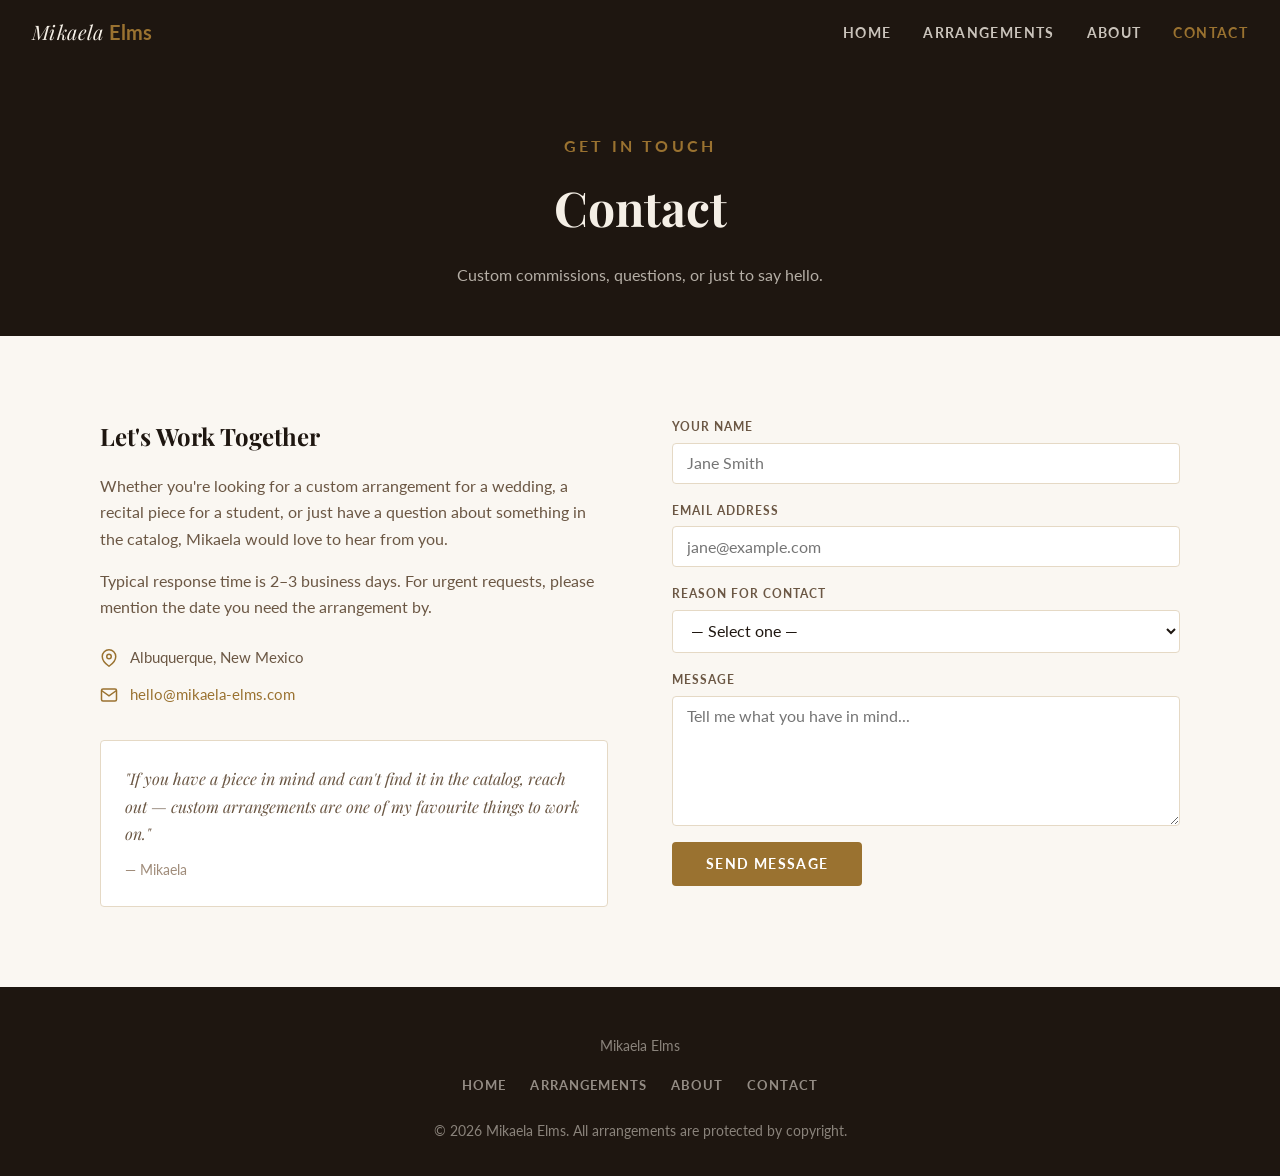
<file: CONTAC~1.HTM>
<!DOCTYPE html>
<html lang="en">
<head>
  <meta charset="UTF-8" />
  <meta name="viewport" content="width=device-width, initial-scale=1.0" />
  <title>Contact — Mikaela Elms</title>
  <meta name="description" content="Contact Mikaela Elms for custom arrangement commissions, questions, or general inquiries." />
  <link rel="stylesheet" href="styles.css" />
</head>
<body>

<!-- ── Navigation ──────────────────────────────────────────── -->
<nav class="site-nav">
  <a href="index.html" class="logo">Mikaela <span>Elms</span></a>
  <button class="nav-toggle" aria-label="Toggle menu" onclick="this.closest('nav').querySelector('.nav-links').classList.toggle('open')">
    <span></span><span></span><span></span>
  </button>
  <ul class="nav-links">
    <li><a href="index.html">Home</a></li>
    <li><a href="arrangements.html">Arrangements</a></li>
    <li><a href="about.html">About</a></li>
    <li><a href="contact.html" class="active">Contact</a></li>
  </ul>
</nav>

<!-- ── Page hero ───────────────────────────────────────────── -->
<div class="page-hero">
  <p class="section-label">Get in Touch</p>
  <h1>Contact</h1>
  <p>Custom commissions, questions, or just to say hello.</p>
</div>

<!-- ── Contact section ─────────────────────────────────────── -->
<section class="section">
  <div class="section-inner">
    <div class="contact-grid">

      <!-- Info side -->
      <div class="contact-info">
        <h3>Let's Work Together</h3>
        <p>
          Whether you're looking for a custom arrangement for a wedding, a recital piece
          for a student, or just have a question about something in the catalog,
          Mikaela would love to hear from you.
        </p>
        <p>
          Typical response time is 2–3 business days.
          For urgent requests, please mention the date you need the arrangement by.
        </p>

        <div style="margin-top:1.5rem;">
          <div class="contact-item">
            <svg width="18" height="18" viewBox="0 0 24 24" fill="none" stroke="currentColor" stroke-width="2">
              <path d="M21 10c0 7-9 13-9 13s-9-6-9-13a9 9 0 0118 0z"/>
              <circle cx="12" cy="10" r="3"/>
            </svg>
            Albuquerque, New Mexico
          </div>
          <div class="contact-item">
            <svg width="18" height="18" viewBox="0 0 24 24" fill="none" stroke="currentColor" stroke-width="2">
              <path d="M4 4h16c1.1 0 2 .9 2 2v12c0 1.1-.9 2-2 2H4c-1.1 0-2-.9-2-2V6c0-1.1.9-2 2-2z"/>
              <polyline points="22,6 12,13 2,6"/>
            </svg>
            <!-- Replace with real email -->
            <a href="mailto:hello@mikaela-elms.com">hello@mikaela-elms.com</a>
          </div>
        </div>

        <div style="margin-top:2rem; padding:1.5rem; background:var(--bg-card); border:1px solid var(--border); border-radius:var(--radius);">
          <p style="font-family:var(--serif); font-style:italic; color:var(--text-mid); font-size:1rem; line-height:1.7; margin:0;">
            "If you have a piece in mind and can't find it in the catalog, reach out — custom arrangements
            are one of my favourite things to work on."
          </p>
          <p style="font-size:0.85rem; color:var(--text-light); margin-top:0.75rem; margin-bottom:0;">— Mikaela</p>
        </div>
      </div>

      <!-- Form side -->
      <!--
        HOW THE FORM WORKS:
        This form uses Formspree (free tier: 50 submissions/month).
        Replace YOUR_FORM_ID in the action URL below with your Formspree form ID.

        To set up:
        1. Go to https://formspree.io and create a free account
        2. Create a new form and get your form ID (looks like: xpzgkrqv)
        3. Replace "YOUR_FORM_ID" in the action attribute below

        Alternatively, replace the whole <form> with a mailto link if you prefer.
      -->
      <form
        class="contact-form"
        action="https://formspree.io/f/YOUR_FORM_ID"
        method="POST"
        id="contact-form"
      >
        <div class="form-group">
          <label for="name">Your Name</label>
          <input type="text" id="name" name="name" placeholder="Jane Smith" required />
        </div>

        <div class="form-group">
          <label for="email">Email Address</label>
          <input type="email" id="email" name="email" placeholder="jane@example.com" required />
        </div>

        <div class="form-group">
          <label for="subject">Reason for Contact</label>
          <select id="subject" name="subject">
            <option value="">— Select one —</option>
            <option value="Custom arrangement commission">Custom arrangement commission</option>
            <option value="Question about existing arrangement">Question about an existing arrangement</option>
            <option value="Teaching / lesson inquiry">Teaching or lesson inquiry</option>
            <option value="Other">Other</option>
          </select>
        </div>

        <div class="form-group">
          <label for="message">Message</label>
          <textarea id="message" name="message" placeholder="Tell me what you have in mind..." required></textarea>
        </div>

        <button type="submit" class="btn btn-gold" style="align-self:flex-start;">Send Message</button>

        <p id="form-success" style="display:none; color:#4A7C4E; font-size:0.9rem; margin-top:0.5rem;">
          ✓ Thanks! Your message has been sent. I'll be in touch soon.
        </p>
      </form>

    </div>
  </div>
</section>

<!-- ── Footer ──────────────────────────────────────────────── -->
<footer class="site-footer">
  <div class="footer-logo">Mikaela <span>Elms</span></div>
  <div class="footer-links">
    <a href="index.html">Home</a>
    <a href="arrangements.html">Arrangements</a>
    <a href="about.html">About</a>
    <a href="contact.html">Contact</a>
  </div>
  <p class="copyright">&copy; <span id="year"></span> Mikaela Elms. All arrangements are protected by copyright.</p>
</footer>

<script>
  document.getElementById('year').textContent = new Date().getFullYear();

  /* Formspree AJAX submission */
  const form = document.getElementById('contact-form');
  form.addEventListener('submit', async e => {
    e.preventDefault();
    const btn = form.querySelector('button[type=submit]');
    btn.textContent = 'Sending…';
    btn.disabled = true;
    try {
      const res = await fetch(form.action, {
        method: 'POST',
        body: new FormData(form),
        headers: { Accept: 'application/json' }
      });
      if (res.ok) {
        form.reset();
        document.getElementById('form-success').style.display = 'block';
        btn.style.display = 'none';
      } else {
        btn.textContent = 'Error — try again';
        btn.disabled = false;
      }
    } catch {
      btn.textContent = 'Error — try again';
      btn.disabled = false;
    }
  });
</script>
</body>
</html>
</file>
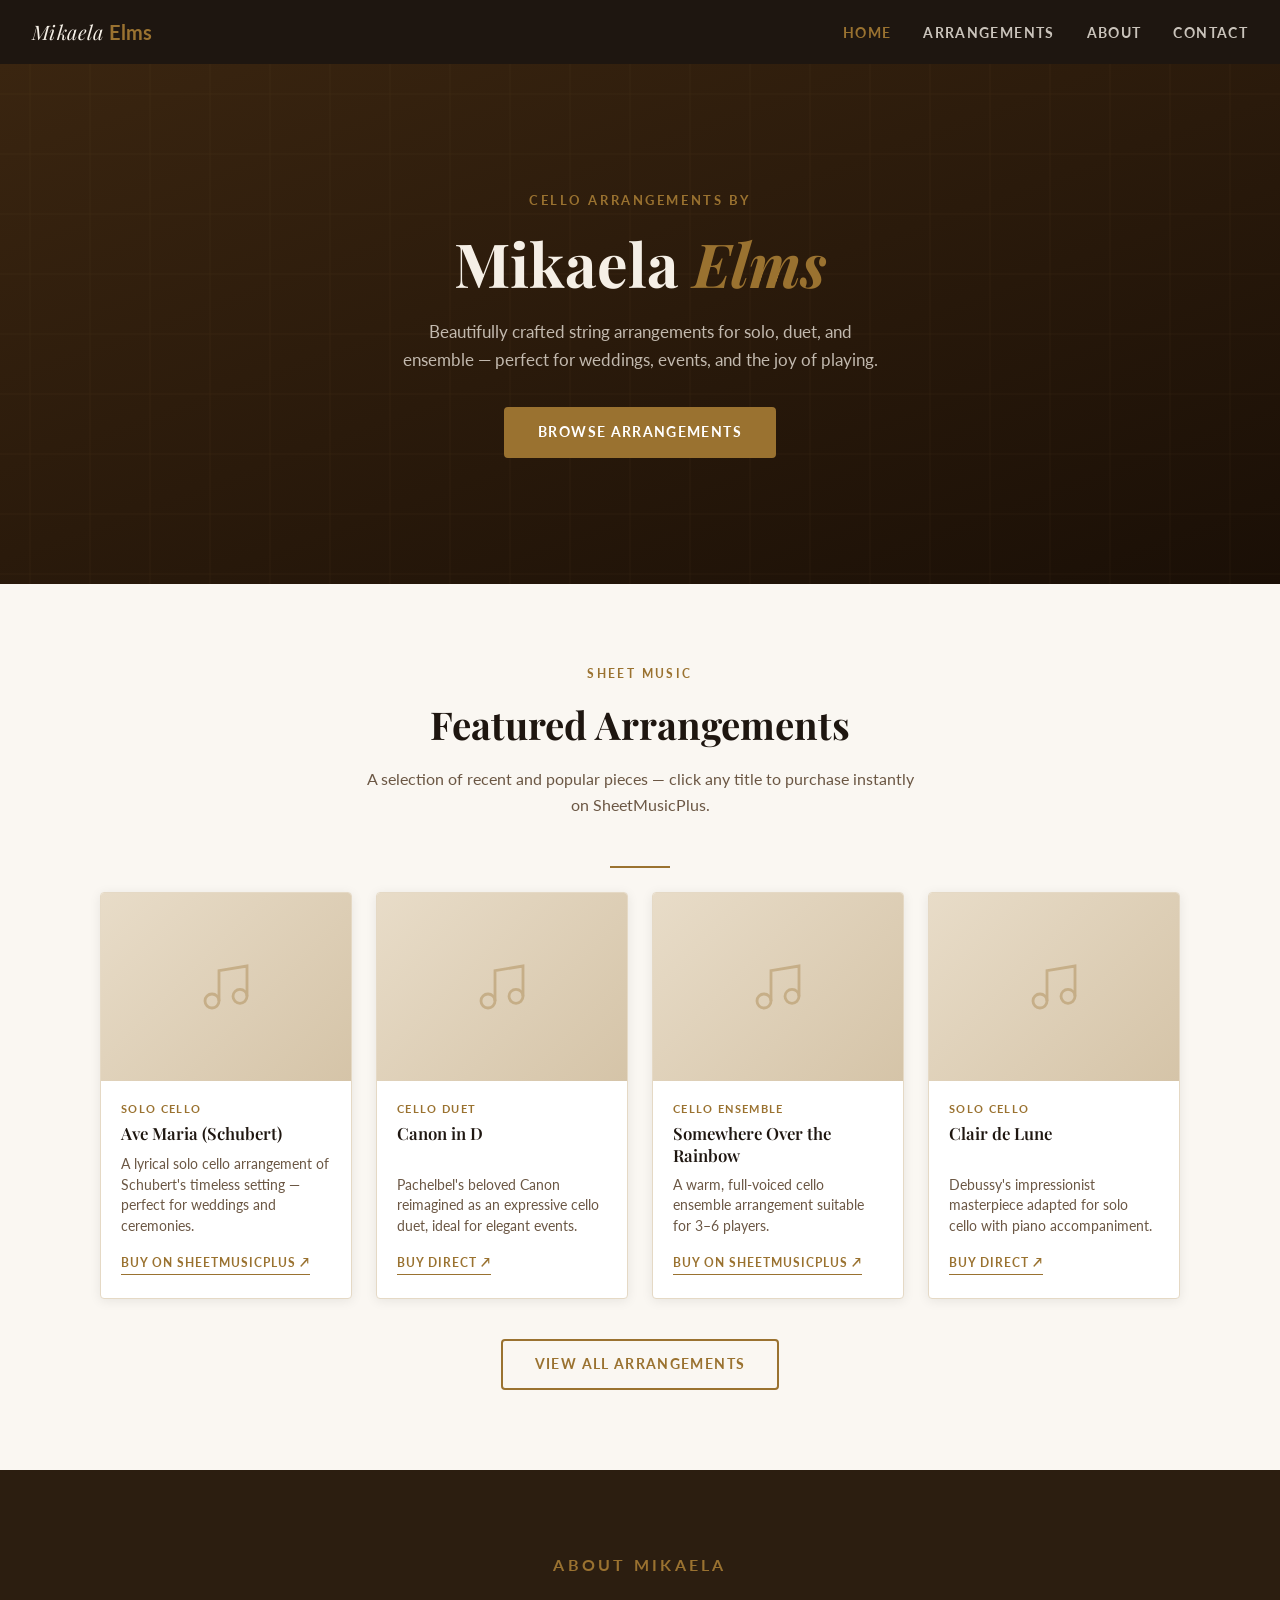
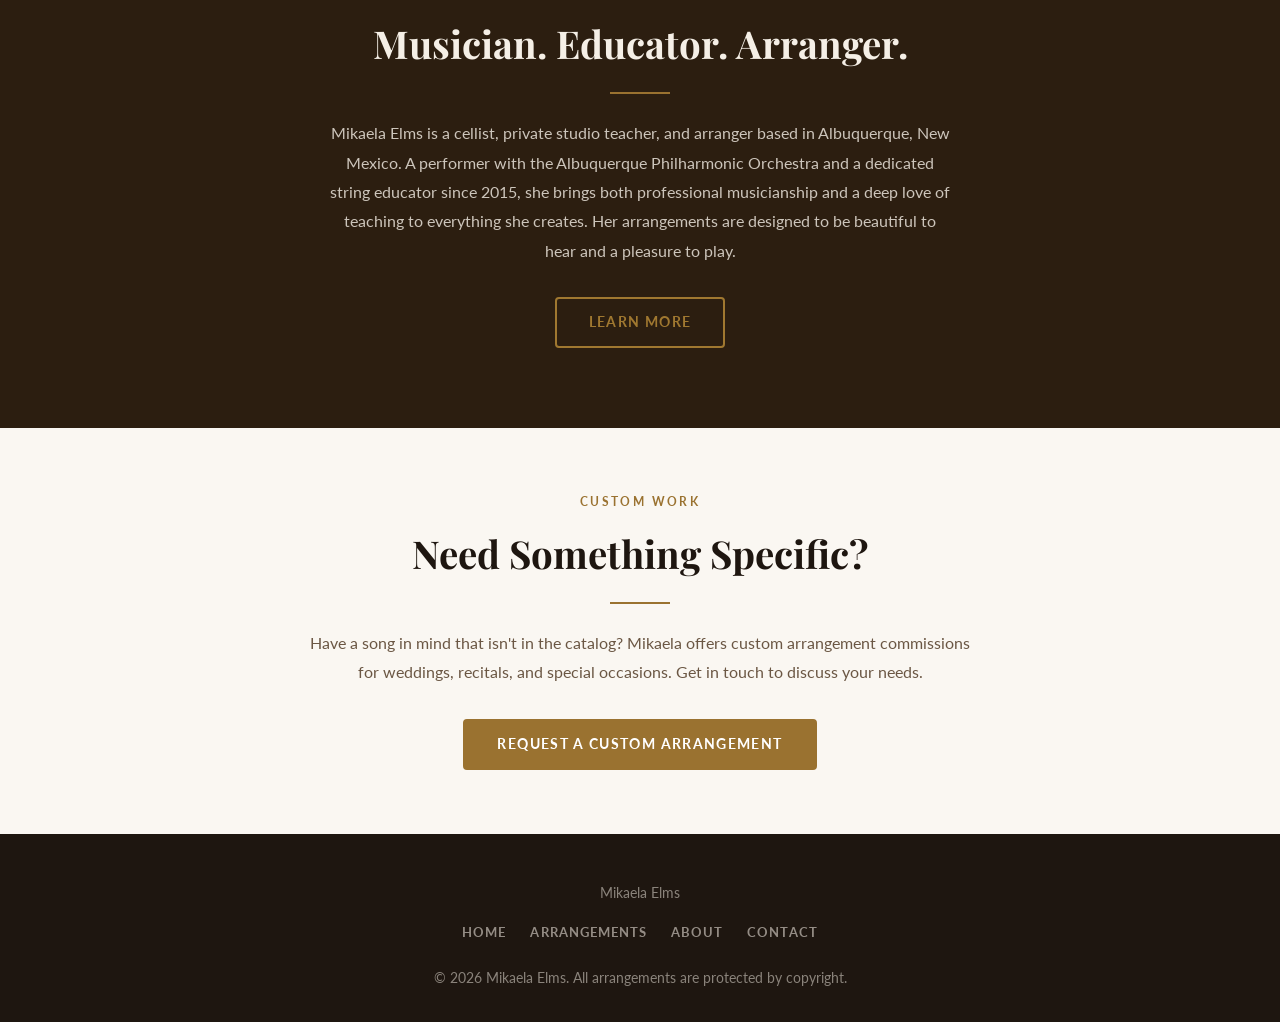
<file: INDEX~1.HTM>
<!DOCTYPE html>
<html lang="en">
<head>
  <meta charset="UTF-8" />
  <meta name="viewport" content="width=device-width, initial-scale=1.0" />
  <title>Mikaela Elms — Cello Arrangements</title>
  <meta name="description" content="Original and licensed string arrangements by cellist and educator Mikaela Elms, based in Albuquerque, New Mexico." />
  <link rel="stylesheet" href="styles.css" />
</head>
<body>

<!-- ── Navigation ──────────────────────────────────────────── -->
<nav class="site-nav">
  <a href="index.html" class="logo">Mikaela <span>Elms</span></a>
  <button class="nav-toggle" aria-label="Toggle menu" onclick="this.closest('nav').querySelector('.nav-links').classList.toggle('open')">
    <span></span><span></span><span></span>
  </button>
  <ul class="nav-links">
    <li><a href="index.html" class="active">Home</a></li>
    <li><a href="arrangements.html">Arrangements</a></li>
    <li><a href="about.html">About</a></li>
    <li><a href="contact.html">Contact</a></li>
  </ul>
</nav>

<!-- ── Hero ────────────────────────────────────────────────── -->
<section class="hero">
  <div class="hero-bg"></div>
  <div class="hero-content">
    <p class="hero-eyebrow">Cello Arrangements by</p>
    <h1>Mikaela <em>Elms</em></h1>
    <p class="hero-sub">Beautifully crafted string arrangements for solo, duet, and ensemble — perfect for weddings, events, and the joy of playing.</p>
    <a href="arrangements.html" class="btn btn-gold">Browse Arrangements</a>
  </div>
</section>

<!-- ── Featured Arrangements ───────────────────────────────── -->
<section class="section">
  <div class="section-inner">
    <p class="section-label">Sheet Music</p>
    <h2 class="section-title">Featured Arrangements</h2>
    <p class="section-sub">A selection of recent and popular pieces — click any title to purchase instantly on SheetMusicPlus.</p>
    <div class="divider"></div>

    <div class="card-grid" id="featured-grid">
      <!-- Populated by JS -->
    </div>

    <div style="text-align:center; margin-top:2.5rem;">
      <a href="arrangements.html" class="btn btn-outline">View All Arrangements</a>
    </div>
  </div>
</section>

<!-- ── About strip ─────────────────────────────────────────── -->
<section class="about-strip">
  <p class="section-label">About Mikaela</p>
  <h2 class="section-title" style="color:#F5EFE6;">Musician. Educator. Arranger.</h2>
  <div class="divider"></div>
  <p>
    Mikaela Elms is a cellist, private studio teacher, and arranger based in Albuquerque, New Mexico.
    A performer with the Albuquerque Philharmonic Orchestra and a dedicated string educator since 2015,
    she brings both professional musicianship and a deep love of teaching to everything she creates.
    Her arrangements are designed to be beautiful to hear and a pleasure to play.
  </p>
  <a href="about.html" class="btn btn-outline" style="border-color:#A07830;color:#A07830;">Learn More</a>
</section>

<!-- ── Custom Arrangements callout ─────────────────────────── -->
<section class="section" style="background:#FAF7F2; padding: 4rem 2rem;">
  <div class="section-inner" style="max-width:680px; text-align:center;">
    <p class="section-label">Custom Work</p>
    <h2 class="section-title">Need Something Specific?</h2>
    <div class="divider"></div>
    <p style="color:var(--text-mid); font-size:1.02rem; margin-bottom:2rem; line-height:1.8;">
      Have a song in mind that isn't in the catalog? Mikaela offers custom arrangement commissions
      for weddings, recitals, and special occasions. Get in touch to discuss your needs.
    </p>
    <a href="contact.html" class="btn btn-gold">Request a Custom Arrangement</a>
  </div>
</section>

<!-- ── Footer ──────────────────────────────────────────────── -->
<footer class="site-footer">
  <div class="footer-logo">Mikaela <span>Elms</span></div>
  <div class="footer-links">
    <a href="index.html">Home</a>
    <a href="arrangements.html">Arrangements</a>
    <a href="about.html">About</a>
    <a href="contact.html">Contact</a>
  </div>
  <p class="copyright">&copy; <span id="year"></span> Mikaela Elms. All arrangements are protected by copyright.</p>
</footer>

<!-- ── Scripts ─────────────────────────────────────────────── -->
<script src="arrangements-data.js"></script>
<script>
  document.getElementById('year').textContent = new Date().getFullYear();

  /* Music note SVG placeholder */
  const noteSVG = `<svg width="56" height="56" viewBox="0 0 24 24" fill="none" stroke="#9A7230" stroke-width="1.2">
    <path d="M9 18V5l12-2v13"/>
    <circle cx="6" cy="18" r="3"/><circle cx="18" cy="16" r="3"/>
  </svg>`;

  function buildCard(item) {
    const thumb = item.image
      ? `<img class="card-thumb" src="${item.image}" alt="${item.title}" loading="lazy">`
      : `<div class="card-thumb-placeholder">${noteSVG}</div>`;
    return `
      <div class="arrangement-card">
        <a href="${item.link}" target="_blank" rel="noopener">${thumb}</a>
        <div class="card-body">
          <span class="card-tag">${TYPE_LABELS[item.type]}</span>
          <div class="card-title">${item.title}</div>
          <p class="card-desc">${item.desc}</p>
          <a class="card-link" href="${item.link}" target="_blank" rel="noopener">${STORE_LABELS[item.store] || 'Buy Now ↗'}</a>
        </div>
      </div>`;
  }

  const featured = ARRANGEMENTS.filter(a => a.featured).slice(0, 4);
  document.getElementById('featured-grid').innerHTML = featured.map(buildCard).join('');
</script>
</body>
</html>
</file>
<file: styles.css>
/* ============================================================
   Mikaela Elms — String Arrangements
   Warm & elegant palette
   ============================================================ */

@import url('https://fonts.googleapis.com/css2?family=Playfair+Display:ital,wght@0,400;0,600;0,700;1,400;1,600&family=Lato:wght@300;400;700&display=swap');

/* ── Reset & base ─────────────────────────────────────────── */
*, *::before, *::after { box-sizing: border-box; margin: 0; padding: 0; }

:root {
  --bg:        #FAF7F2;
  --bg-card:   #FFFFFF;
  --text:      #1E1610;
  --text-mid:  #6B5744;
  --text-light:#A08C7A;
  --gold:      #9A7230;
  --gold-dark: #6E5020;
  --border:    #E5D9C5;
  --nav-bg:    #1E1610;
  --nav-text:  #F5EFE6;
  --hero-overlay: rgba(20, 12, 5, 0.60);

  --serif: 'Playfair Display', Georgia, serif;
  --sans:  'Lato', system-ui, sans-serif;

  --radius: 4px;
  --shadow: 0 2px 12px rgba(0,0,0,0.08);
  --shadow-hover: 0 6px 24px rgba(0,0,0,0.14);
  --transition: 0.25s ease;
}

html { scroll-behavior: smooth; }

body {
  font-family: var(--sans);
  font-size: 16px;
  line-height: 1.7;
  background: var(--bg);
  color: var(--text);
}

a { color: var(--gold); text-decoration: none; }
a:hover { color: var(--gold-dark); }

img { display: block; max-width: 100%; }

/* ── Nav ──────────────────────────────────────────────────── */
.site-nav {
  position: sticky;
  top: 0;
  z-index: 100;
  background: var(--nav-bg);
  padding: 0 2rem;
  display: flex;
  align-items: center;
  justify-content: space-between;
  height: 64px;
}

.site-nav .logo {
  font-family: var(--serif);
  font-size: 1.25rem;
  color: var(--nav-text);
  letter-spacing: 0.02em;
  font-style: italic;
}
.site-nav .logo span {
  font-family: var(--sans);
  font-style: normal;
  font-weight: 700;
  color: var(--gold);
  letter-spacing: 0;
}


.nav-links {
  display: flex;
  gap: 2rem;
  list-style: none;
}
.nav-links a {
  font-family: var(--sans);
  font-size: 0.85rem;
  font-weight: 700;
  letter-spacing: 0.1em;
  text-transform: uppercase;
  color: var(--nav-text);
  opacity: 0.8;
  transition: opacity var(--transition), color var(--transition);
}
.nav-links a:hover,
.nav-links a.active { opacity: 1; color: var(--gold); }

.nav-toggle { display: none; background: none; border: none; cursor: pointer; }
.nav-toggle span {
  display: block; width: 24px; height: 2px;
  background: var(--nav-text); margin: 5px 0;
  transition: transform var(--transition), opacity var(--transition);
}

/* ── Hero ─────────────────────────────────────────────────── */
.hero {
  position: relative;
  min-height: 520px;
  display: flex;
  align-items: center;
  justify-content: center;
  text-align: center;
  overflow: hidden;
  background: #2C1E10;
}

.hero-bg {
  position: absolute; inset: 0;
  background:
    linear-gradient(160deg, #3A2510 0%, #1A0F06 100%);
}
/* Subtle decorative lines */
.hero-bg::after {
  content: '';
  position: absolute; inset: 0;
  background: url("data:image/svg+xml,%3Csvg width='60' height='60' viewBox='0 0 60 60' xmlns='http://www.w3.org/2000/svg'%3E%3Cg fill='none' stroke='%23A07830' stroke-width='0.4' opacity='0.15'%3E%3Cline x1='0' y1='30' x2='60' y2='30'/%3E%3Cline x1='30' y1='0' x2='30' y2='60'/%3E%3C/g%3E%3C/svg%3E") repeat;
}

.hero-content {
  position: relative;
  z-index: 1;
  max-width: 700px;
  padding: 4rem 2rem;
}

.hero-eyebrow {
  font-family: var(--sans);
  font-size: 0.8rem;
  font-weight: 700;
  letter-spacing: 0.2em;
  text-transform: uppercase;
  color: var(--gold);
  margin-bottom: 1rem;
}

.hero h1 {
  font-family: var(--serif);
  font-size: clamp(2.4rem, 5vw, 3.8rem);
  font-weight: 700;
  line-height: 1.15;
  color: #F5EFE6;
  margin-bottom: 1.25rem;
}
.hero h1 em { font-style: italic; color: var(--gold); }

.hero-sub {
  font-size: 1.05rem;
  color: rgba(245,239,230,0.75);
  margin-bottom: 2rem;
  max-width: 480px;
  margin-left: auto;
  margin-right: auto;
}

.btn {
  display: inline-block;
  padding: 0.75rem 2rem;
  border-radius: var(--radius);
  font-family: var(--sans);
  font-size: 0.85rem;
  font-weight: 700;
  letter-spacing: 0.1em;
  text-transform: uppercase;
  transition: background var(--transition), color var(--transition), transform var(--transition);
  cursor: pointer;
  border: 2px solid transparent;
}

.btn-gold {
  background: var(--gold);
  color: #fff;
  border-color: var(--gold);
}
.btn-gold:hover {
  background: var(--gold-dark);
  border-color: var(--gold-dark);
  color: #fff;
  transform: translateY(-1px);
}

.btn-outline {
  background: transparent;
  color: var(--gold);
  border-color: var(--gold);
}
.btn-outline:hover {
  background: var(--gold);
  color: #fff;
  transform: translateY(-1px);
}

/* ── Divider ──────────────────────────────────────────────── */
.divider {
  width: 60px; height: 2px;
  background: var(--gold);
  margin: 1rem auto 1.5rem;
}

/* ── Section wrapper ──────────────────────────────────────── */
.section { padding: 5rem 2rem; }
.section-inner { max-width: 1080px; margin: 0 auto; }

.section-label {
  font-family: var(--sans);
  font-size: 0.75rem;
  font-weight: 700;
  letter-spacing: 0.2em;
  text-transform: uppercase;
  color: var(--gold);
  text-align: center;
  margin-bottom: 0.5rem;
}

.section-title {
  font-family: var(--serif);
  font-size: clamp(1.8rem, 3vw, 2.6rem);
  font-weight: 700;
  text-align: center;
  color: var(--text);
  margin-bottom: 0.5rem;
}

.section-sub {
  text-align: center;
  color: var(--text-mid);
  max-width: 560px;
  margin: 0 auto 3rem;
  font-size: 0.97rem;
}

/* ── Arrangement cards ────────────────────────────────────── */
.card-grid {
  display: grid;
  grid-template-columns: repeat(auto-fill, minmax(240px, 1fr));
  gap: 1.5rem;
}

.arrangement-card {
  background: var(--bg-card);
  border: 1px solid var(--border);
  border-radius: var(--radius);
  overflow: hidden;
  box-shadow: var(--shadow);
  transition: box-shadow var(--transition), transform var(--transition);
  display: flex;
  flex-direction: column;
}
.arrangement-card:hover {
  box-shadow: var(--shadow-hover);
  transform: translateY(-3px);
}

.card-thumb {
  width: 100%;
  aspect-ratio: 4/3;
  object-fit: cover;
  background: var(--border);
}

.card-thumb-placeholder {
  width: 100%;
  aspect-ratio: 4/3;
  background: linear-gradient(135deg, #E8DCC8, #D5C4A8);
  display: flex;
  align-items: center;
  justify-content: center;
}
.card-thumb-placeholder svg { opacity: 0.35; }

.card-body {
  padding: 1.1rem 1.25rem 1.4rem;
  flex: 1;
  display: flex;
  flex-direction: column;
}

.card-tag {
  font-size: 0.7rem;
  font-weight: 700;
  letter-spacing: 0.12em;
  text-transform: uppercase;
  color: var(--gold);
  margin-bottom: 0.35rem;
}

.card-title {
  font-family: var(--serif);
  font-size: 1.05rem;
  font-weight: 600;
  color: var(--text);
  line-height: 1.3;
  margin-bottom: 0.5rem;
  flex: 1;
}

.card-desc {
  font-size: 0.85rem;
  color: var(--text-mid);
  margin-bottom: 1rem;
  line-height: 1.5;
}

.card-link {
  display: inline-block;
  font-size: 0.78rem;
  font-weight: 700;
  letter-spacing: 0.08em;
  text-transform: uppercase;
  color: var(--gold);
  border-bottom: 1px solid var(--gold);
  padding-bottom: 1px;
  transition: color var(--transition), border-color var(--transition);
  align-self: flex-start;
}
.card-link:hover { color: var(--gold-dark); border-color: var(--gold-dark); }

/* ── Filter tabs ──────────────────────────────────────────── */
.filter-bar {
  display: flex;
  flex-wrap: wrap;
  gap: 0.5rem;
  justify-content: center;
  margin-bottom: 2.5rem;
}

.filter-btn {
  padding: 0.45rem 1.25rem;
  border-radius: 2rem;
  border: 1.5px solid var(--border);
  background: var(--bg-card);
  font-family: var(--sans);
  font-size: 0.8rem;
  font-weight: 700;
  letter-spacing: 0.08em;
  text-transform: uppercase;
  color: var(--text-mid);
  cursor: pointer;
  transition: all var(--transition);
}
.filter-btn:hover { border-color: var(--gold); color: var(--gold); }
.filter-btn.active {
  background: var(--gold);
  border-color: var(--gold);
  color: #fff;
}

/* ── About strip (home) ───────────────────────────────────── */
.about-strip {
  background: #2C1E10;
  color: #F5EFE6;
  padding: 5rem 2rem;
  text-align: center;
}
.about-strip .section-label { color: var(--gold); }
.about-strip .section-title { color: #F5EFE6; }
.about-strip .divider { margin: 1rem auto 1.5rem; }

.about-strip p {
  max-width: 620px;
  margin: 0 auto 2rem;
  color: rgba(245,239,230,0.8);
  font-size: 1.02rem;
  line-height: 1.8;
}

/* ── Full about page ──────────────────────────────────────── */
.about-grid {
  display: grid;
  grid-template-columns: 300px 1fr;
  gap: 4rem;
  align-items: start;
}

.about-photo {
  display: block;
  width: 100%;
  max-width: 240px;
  margin: 0 auto;
  aspect-ratio: 1/1;
  object-fit: cover;
  object-position: center top;
  border-radius: 50%;
  border: 4px solid var(--border);
}

.about-photo-placeholder {
  width: 100%;
  aspect-ratio: 3/4;
  background: linear-gradient(160deg, #E8DCC8, #C8B898);
  border-radius: var(--radius);
  display: flex;
  align-items: center;
  justify-content: center;
  border: 1px solid var(--border);
}

.about-text h2 {
  font-family: var(--serif);
  font-size: 2rem;
  color: var(--text);
  margin-bottom: 0.75rem;
}

.about-text .about-sub {
  font-size: 0.85rem;
  font-weight: 700;
  letter-spacing: 0.12em;
  text-transform: uppercase;
  color: var(--gold);
  margin-bottom: 1.5rem;
}

.about-text p {
  color: var(--text-mid);
  margin-bottom: 1.1rem;
  font-size: 1rem;
  line-height: 1.8;
}

.about-credentials {
  margin-top: 2rem;
  border-top: 1px solid var(--border);
  padding-top: 1.75rem;
  display: grid;
  grid-template-columns: 1fr 1fr;
  gap: 1rem 2rem;
}

.credential h4 {
  font-family: var(--serif);
  font-size: 0.95rem;
  font-weight: 600;
  color: var(--text);
  margin-bottom: 0.25rem;
}
.credential p {
  font-size: 0.85rem;
  color: var(--text-light);
  margin: 0;
}

/* ── Page hero (inner pages) ──────────────────────────────── */
.page-hero {
  background: var(--nav-bg);
  padding: 3.5rem 2rem 3rem;
  text-align: center;
}
.page-hero .section-label { color: var(--gold); margin-bottom: 0.5rem; }
.page-hero h1 {
  font-family: var(--serif);
  font-size: clamp(2rem, 4vw, 3rem);
  color: #F5EFE6;
  font-weight: 700;
}
.page-hero p {
  color: rgba(245,239,230,0.7);
  margin-top: 0.75rem;
  font-size: 1rem;
}

/* ── Contact ──────────────────────────────────────────────── */
.contact-grid {
  display: grid;
  grid-template-columns: 1fr 1fr;
  gap: 4rem;
  align-items: start;
}

.contact-info h3 {
  font-family: var(--serif);
  font-size: 1.5rem;
  color: var(--text);
  margin-bottom: 1rem;
}
.contact-info p { color: var(--text-mid); margin-bottom: 1rem; font-size: 0.97rem; }

.contact-item {
  display: flex;
  align-items: center;
  gap: 0.75rem;
  margin-bottom: 0.75rem;
  font-size: 0.95rem;
  color: var(--text-mid);
}
.contact-item svg { flex-shrink: 0; color: var(--gold); }

.contact-form { display: flex; flex-direction: column; gap: 1rem; }

.form-group { display: flex; flex-direction: column; gap: 0.35rem; }

.form-group label {
  font-size: 0.78rem;
  font-weight: 700;
  letter-spacing: 0.08em;
  text-transform: uppercase;
  color: var(--text-mid);
}

.form-group input,
.form-group textarea,
.form-group select {
  padding: 0.65rem 0.9rem;
  border: 1.5px solid var(--border);
  border-radius: var(--radius);
  font-family: var(--sans);
  font-size: 0.97rem;
  color: var(--text);
  background: var(--bg-card);
  transition: border-color var(--transition);
  width: 100%;
}
.form-group input:focus,
.form-group textarea:focus,
.form-group select:focus {
  outline: none;
  border-color: var(--gold);
}
.form-group textarea { resize: vertical; min-height: 130px; }

/* ── Hero logo ────────────────────────────────────────────── */
.hero-logo {
  max-width: 220px;
  width: 55%;
  height: auto;
  margin: 0 auto 1.5rem;
}

/* ── Footer ───────────────────────────────────────────────── */
.site-footer {
  background: var(--nav-bg);
  padding: 3rem 2rem 2rem;
  text-align: center;
  color: rgba(245,239,230,0.5);
  font-size: 0.85rem;
}
.footer-logo-img {
  height: 80px;
  width: auto;
  margin: 0 auto 0.75rem;
  display: block;
}
.site-footer .footer-links { display: flex; gap: 1.5rem; justify-content: center; margin: 1rem 0; }
.site-footer .footer-links a {
  color: rgba(245,239,230,0.55);
  font-size: 0.82rem;
  font-weight: 700;
  letter-spacing: 0.08em;
  text-transform: uppercase;
  transition: color var(--transition);
}
.site-footer .footer-links a:hover { color: var(--gold); }
.site-footer .copyright { margin-top: 1.5rem; }

/* ── Responsive ───────────────────────────────────────────── */
@media (max-width: 760px) {
  .about-grid, .contact-grid { grid-template-columns: 1fr; gap: 2.5rem; }
  .about-credentials { grid-template-columns: 1fr; }
  .nav-links { display: none; }
  .nav-toggle { display: block; }
  .nav-links.open {
    display: flex;
    flex-direction: column;
    position: absolute;
    top: 64px; left: 0; right: 0;
    background: var(--nav-bg);
    padding: 1.5rem 2rem 2rem;
    gap: 1.25rem;
    z-index: 99;
  }
}
</file>
